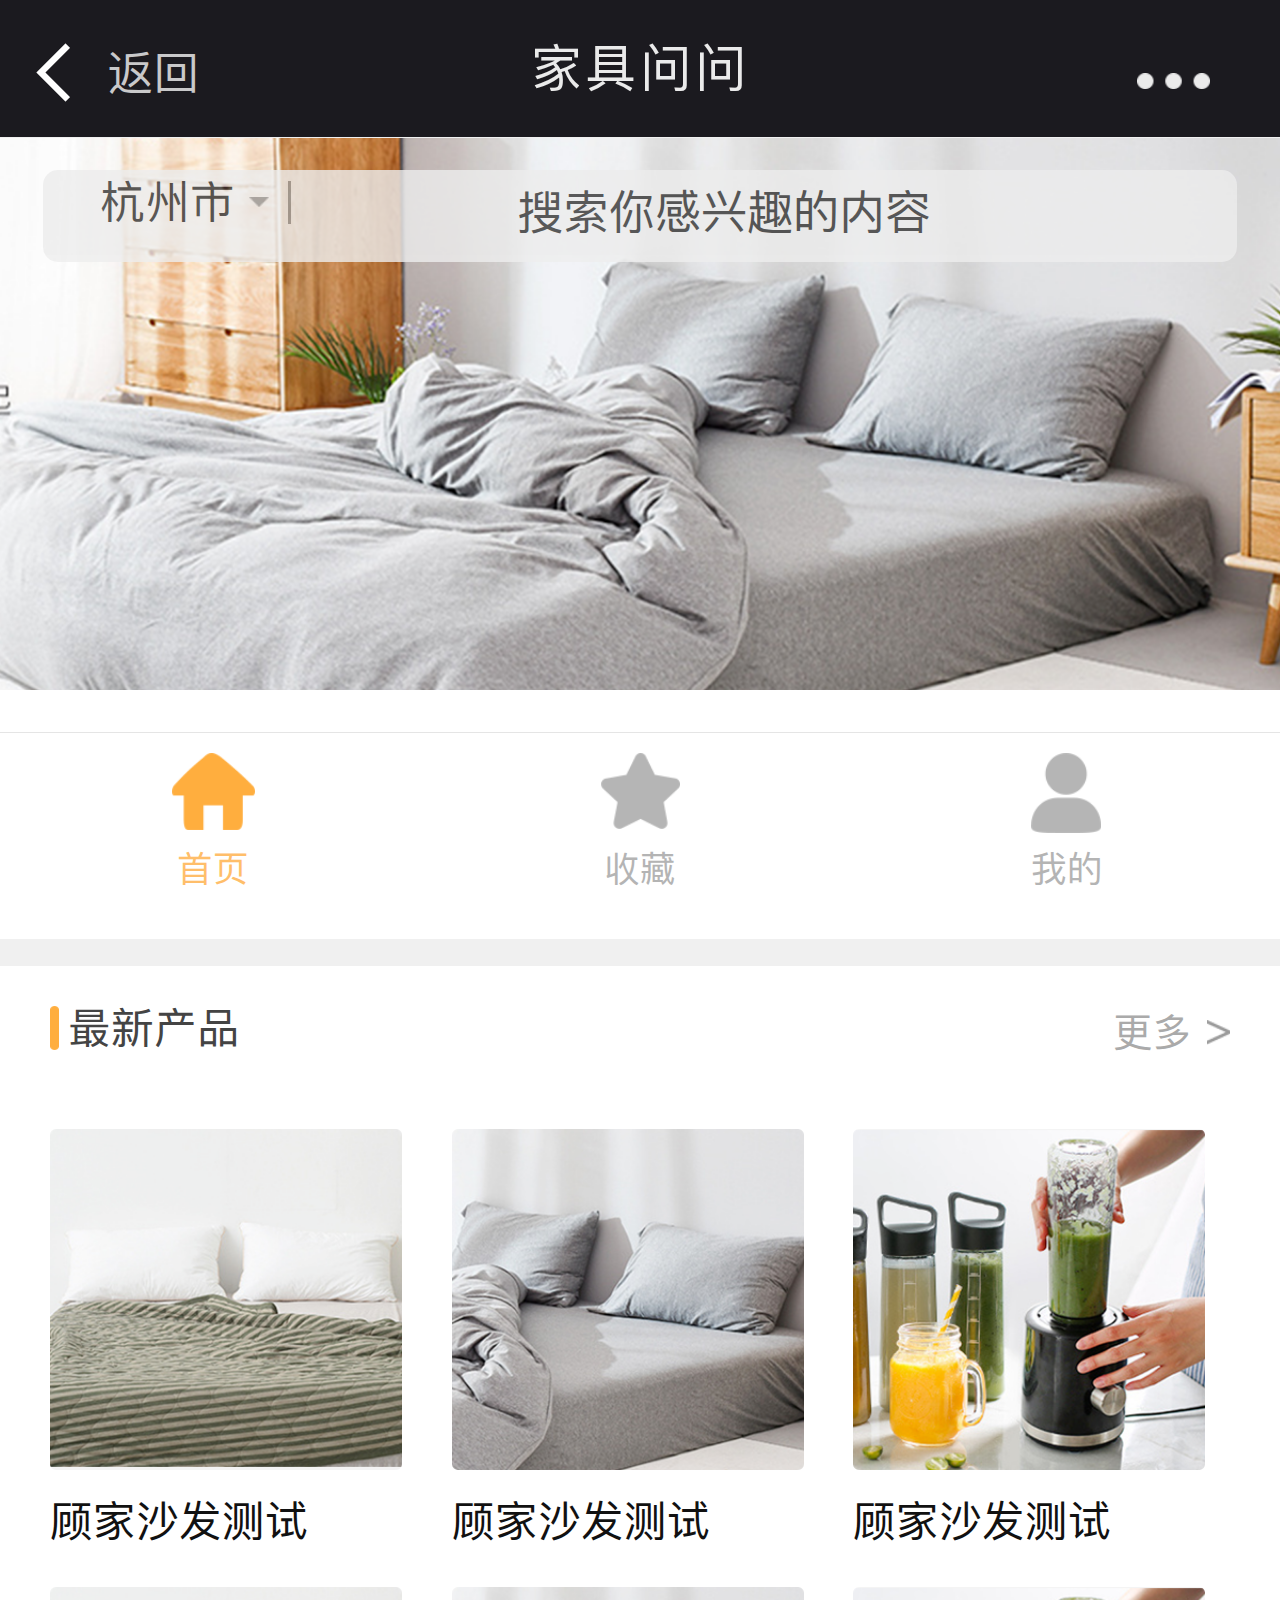
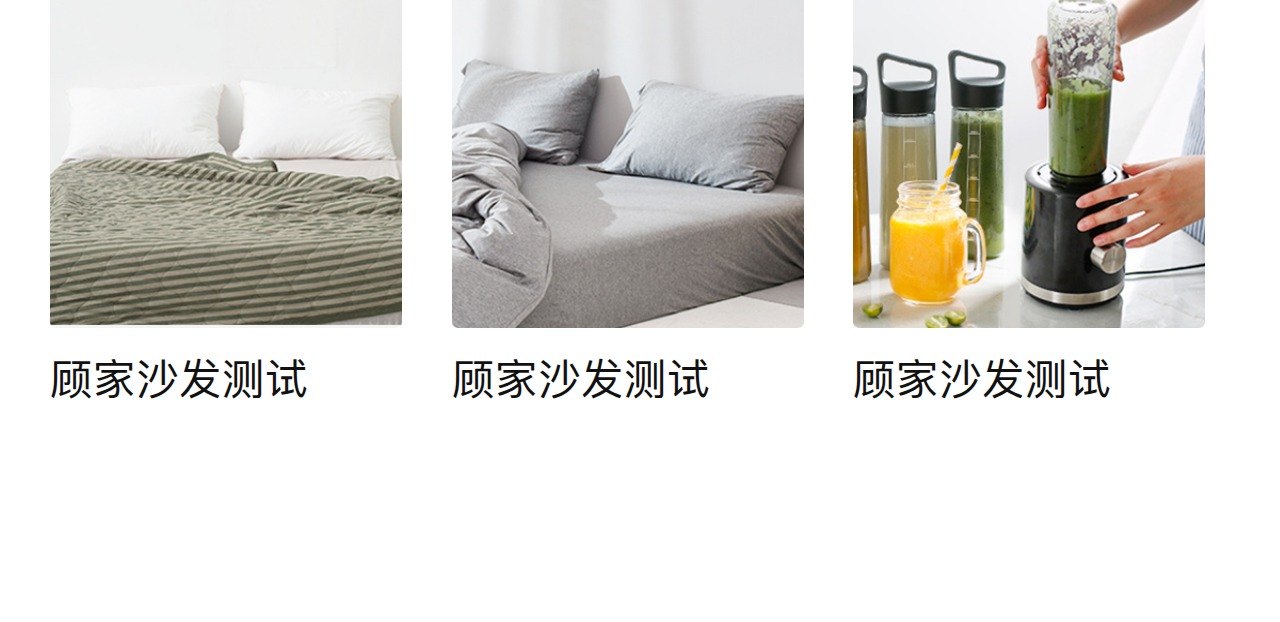
<file: index.html>
<!DOCTYPE html>
<html>
	<head>
		<meta charset="UTF-8">
		<meta name="viewport" content="width=device-width,initial-scale=1.0,user-scalable=0"/>
		<title></title>
		<link rel="stylesheet" type="text/css" href="css/publicall.css"/>
		<link rel="stylesheet" type="text/css" href="css/index.css"/>
	</head>
	<script src="js/width.js" type="text/javascript" charset="utf-8"></script>
		<script type="text/javascript">
			tools.setFontSize(18);
			window.onload = function (){
				
				window.onresize = function(){
					tools.setFontSize(18);
				}
			}
		</script>
	<body>
		
		<!--//导航-->
		<nav>
			<ul class="clearlr">
				<li><a href="javascript:history.go(-1)">返回</a></li>
				<li>家具问问</li>
				<li><img src="images/mein.png"/></li>
			</ul>
		</nav>
		
		
			<!--banner-->
		<!--<div class="main">-->
			<div class="banner">
				
				<img src="images/sousuo.png"/>
				
				<div class="search">
					<label for="sousuo">杭州市</label>
					<input type="text" placeholder="搜索你感兴趣的内容" id="sousuo"/>
				</div>
			</div>
			
			
			<!--分类-->
			<div class="classify">
				<ul class="clearlr">
					<li><a href="classification.html">客厅</a></li>
					<li><a href="classification.html">书房</a></li>
					<li><a href="classification.html">餐厅</a></li>
					<li><a href="classification.html">卧室</a></li>
				</ul>
			</div>
			<hr />
			
			<!--产品栏-->
			<div class="product">
				<div class="header clearlr">
					<span>最新产品</span>
					<a href="product_list.html">更多</a>
				</div>
				<ul class="clearlr" id="clearlr">
					<li>
						<a href="goods_details.html">
							<img src="images/chuang01.png"/>
							<p>顾家沙发测试</p>
						</a>
					</li>
					<li>
						<a href="goods_details.html">
							<img src="images/chuang02.png"/>
							<p>顾家沙发测试</p>
						</a>
					</li>
					<li>
						<a href="goods_details.html">
							<img src="images/chuang03.png"/>
							<p>顾家沙发测试</p>
						</a>
					</li>
					<li>
						<a href="goods_details.html">
							<img src="images/chuang01.png"/>
							<p>顾家沙发测试</p>
						</a>
					</li>
					<li>
						<a href="goods_details.html">
							<img src="images/chuang02.png"/>
							<p>顾家沙发测试</p>
						</a>
					</li>
					<li>
						<a href="goods_details.html">
							<img src="images/chuang03.png"/>
							<p>顾家沙发测试</p>
						</a>
					</li>
				</ul>
			</div>
		
		
		
		<!--table栏-->
		<footer>
			<ul class="clearlr">
				<li><a href="index.html" class="active">首页</a></li>
				<li><a href="collection.html">收藏</a></li>
				<li><a href="personal_center.html">我的</a></li>
			</ul>
		</footer>
		
		
		<script src="js/jquery-1.12.3.min.js" type="text/javascript" charset="utf-8"></script>
		<script src="js/index.js" type="text/javascript" charset="utf-8"></script>
	</body>
</html>
</file>
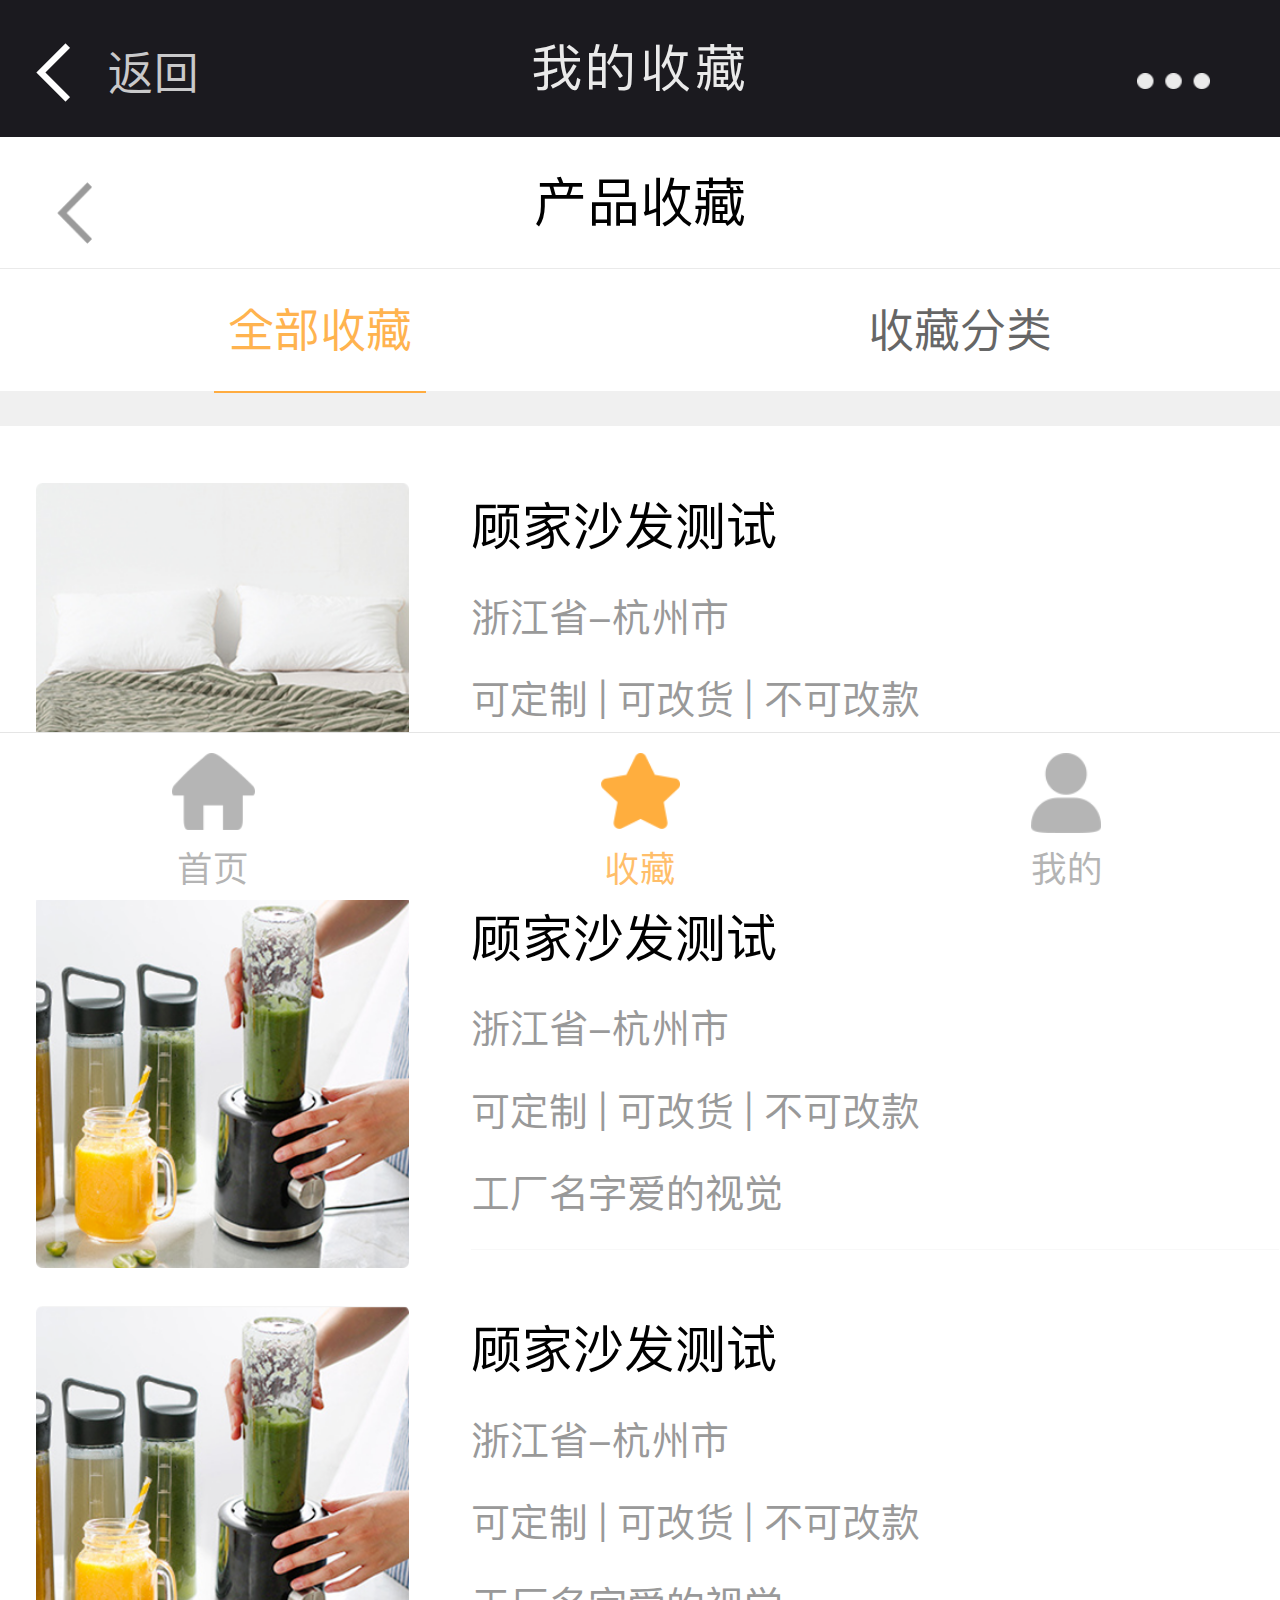
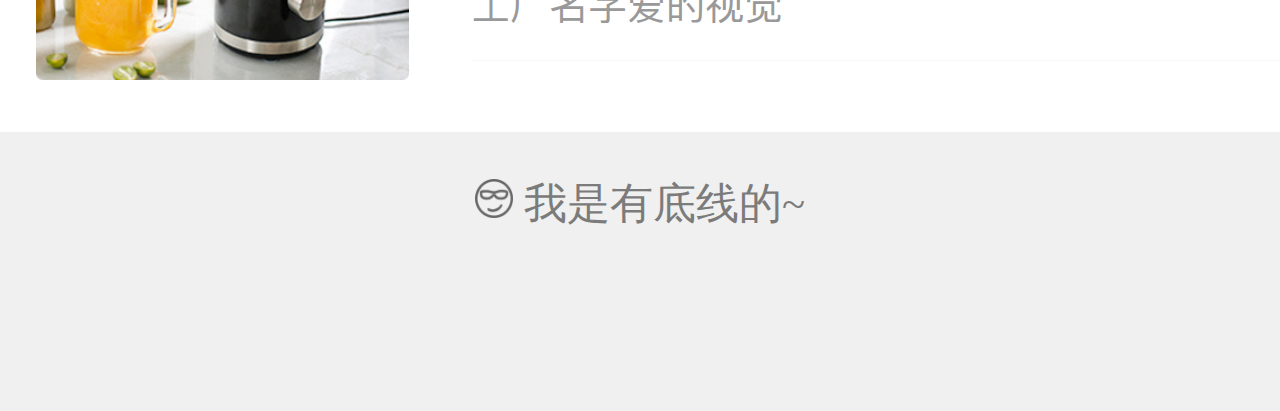
<file: collection.html>
<!DOCTYPE html>
<html>
	<head>
		<meta charset="UTF-8">
		<meta name="viewport" content="width=device-width,initial-scale=1.0,user-scalable=0"/>
		<title></title>
		<link rel="stylesheet" type="text/css" href="css/publicall.css"/>
		<link rel="stylesheet" type="text/css" href="css/collection.css"/>
	</head>
	<script src="js/width.js" type="text/javascript" charset="utf-8"></script>
		<script type="text/javascript">
			tools.setFontSize(18);
			window.onload = function (){
				
				window.onresize = function(){
					tools.setFontSize(18);
				}
			}
		</script>
	<body>
		
		
		<!--//导航-->
		<nav>
			<ul class="clearlr">
				<li><a href="javascript:history.go(-1)">返回</a></li>
				<li>我的收藏</li>
				<li><img src="images/mein.png"/></li>
			</ul>
		</nav>
		
		
		
		<div class="main">
			<header>
				<img src="images/zuojiantou.png"/>
				产品收藏
			</header>
			<div class="tab">
				<ul class="one clearlr">
					<li class="active"><span class="active">全部收藏</span></li>
					<li><a href="classification.html"><span>收藏分类</span></a></li>
				</ul>
				
				<ul class="two">
					<li class="clearlr">
						<a href="goods_details.html">
							<div class="left">
								<img src="images/chuang01.png"/>
							</div>
							<div class="right">
								<h3>顾家沙发测试</h3>
									<p>浙江省-杭州市</p>
									<p><span>可定制</span><span>|</span><span>可改货</span><span>|</span><span>不可改款</span></p>
									<p>工厂名字爱的视觉</p>
							</div>	
						</a>
					</li>
					<li class="clearlr">
						<a href="goods_details.html">
							<div class="left">
								<img src="images/chuang03.png"/>
							</div>
							<div class="right">
								<h3>顾家沙发测试</h3>
									<p>浙江省-杭州市</p>
									<p><span>可定制</span><span>|</span><span>可改货</span><span>|</span><span>不可改款</span></p>
									<p>工厂名字爱的视觉</p>
							</div>	
						</a>
					</li>
					<li class="clearlr">
						<a href="goods_details.html">
							<div class="left">
								<img src="images/chuang03.png"/>
							</div>
							<div class="right">
								<h3>顾家沙发测试</h3>
									<p>浙江省-杭州市</p>
									<p><span>可定制</span><span>|</span><span>可改货</span><span>|</span><span>不可改款</span></p>
									<p>工厂名字爱的视觉</p>
							</div>	
						</a>
					</li>
				</ul>
			</div>
			
			<p><img src="images/women.png"/>  我是有底线的~</p>
			
		</div>
		
		
		
		
		
		<footer>
			<ul class="clearlr">
				<li><a href="index.html">首页</a></li>
				<li><a href="collection.html"  class="active">收藏</a></li>
				<li><a href="personal_center.html">我的</a></li>
			</ul>
		</footer>
		
		
		
		
		
		
		
		<script src="js/jquery-1.12.3.min.js" type="text/javascript" charset="utf-8"></script>
	</body>
</html>
</file>
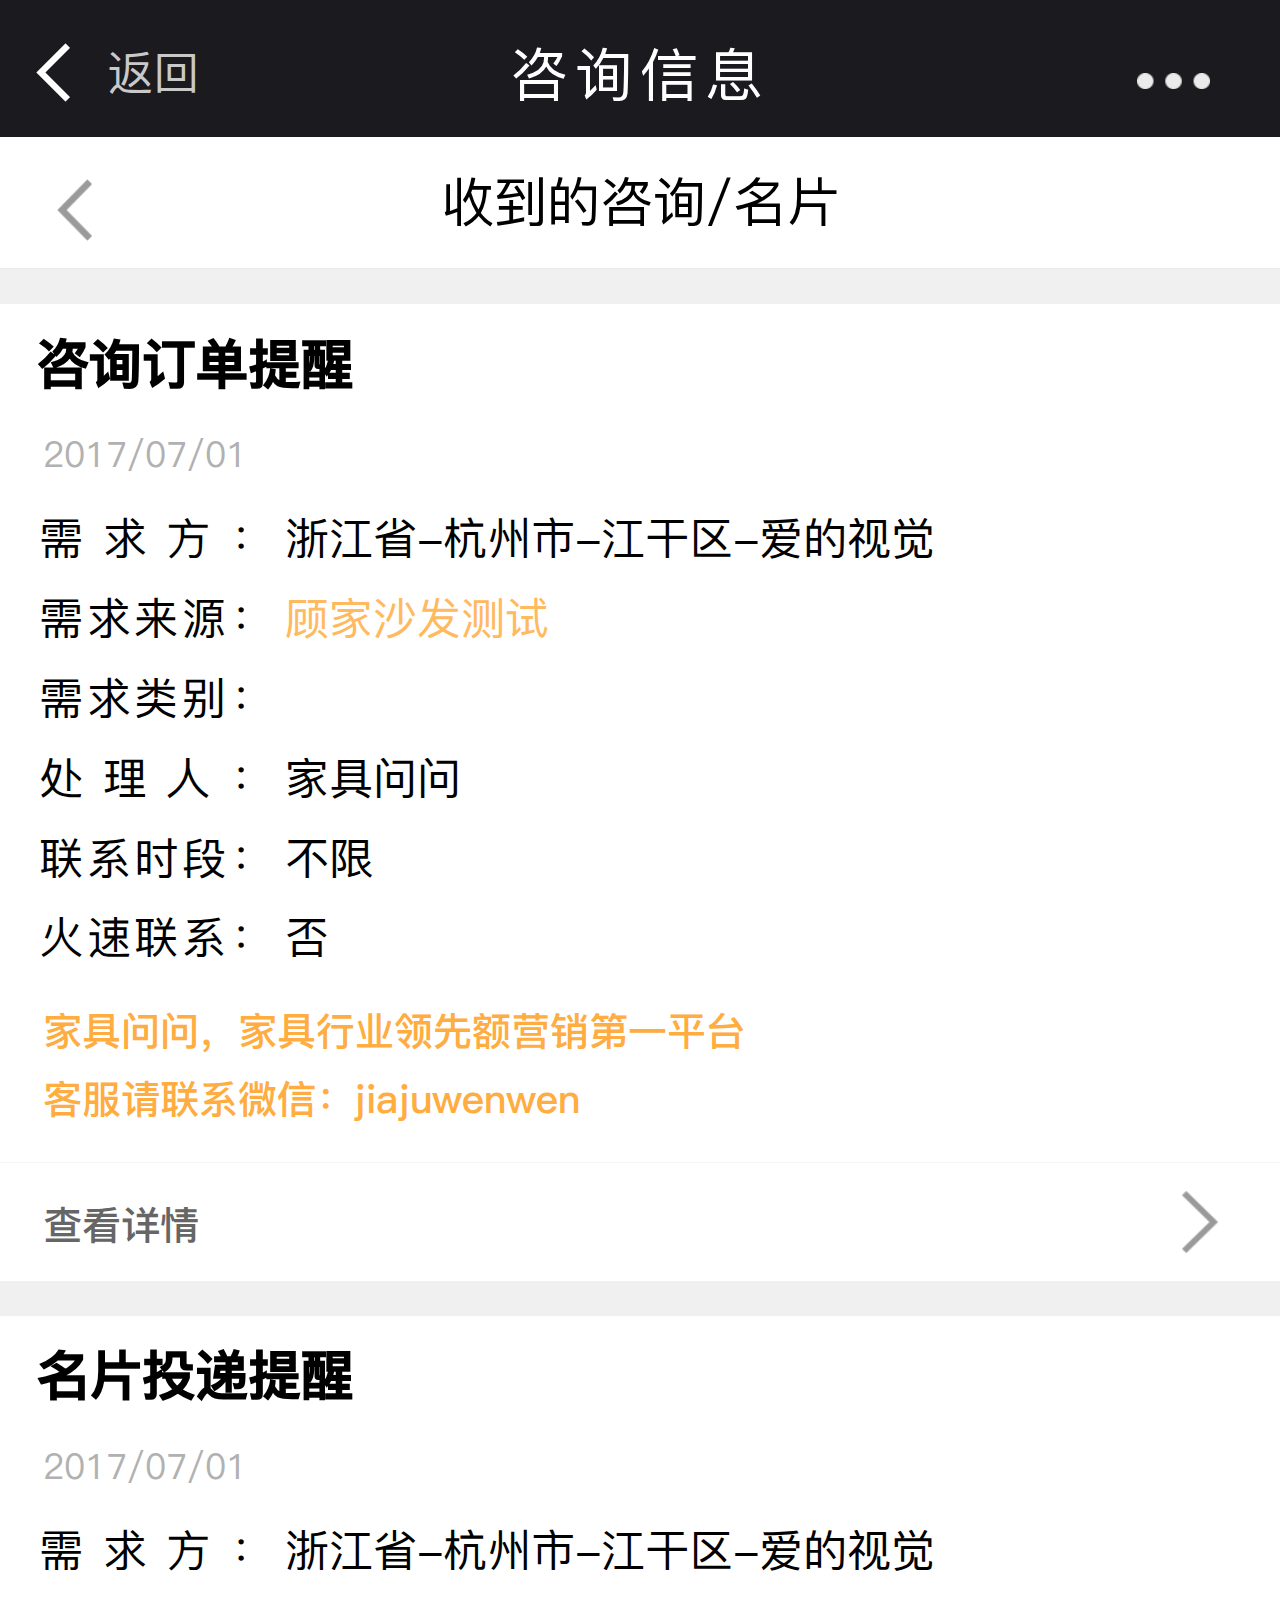
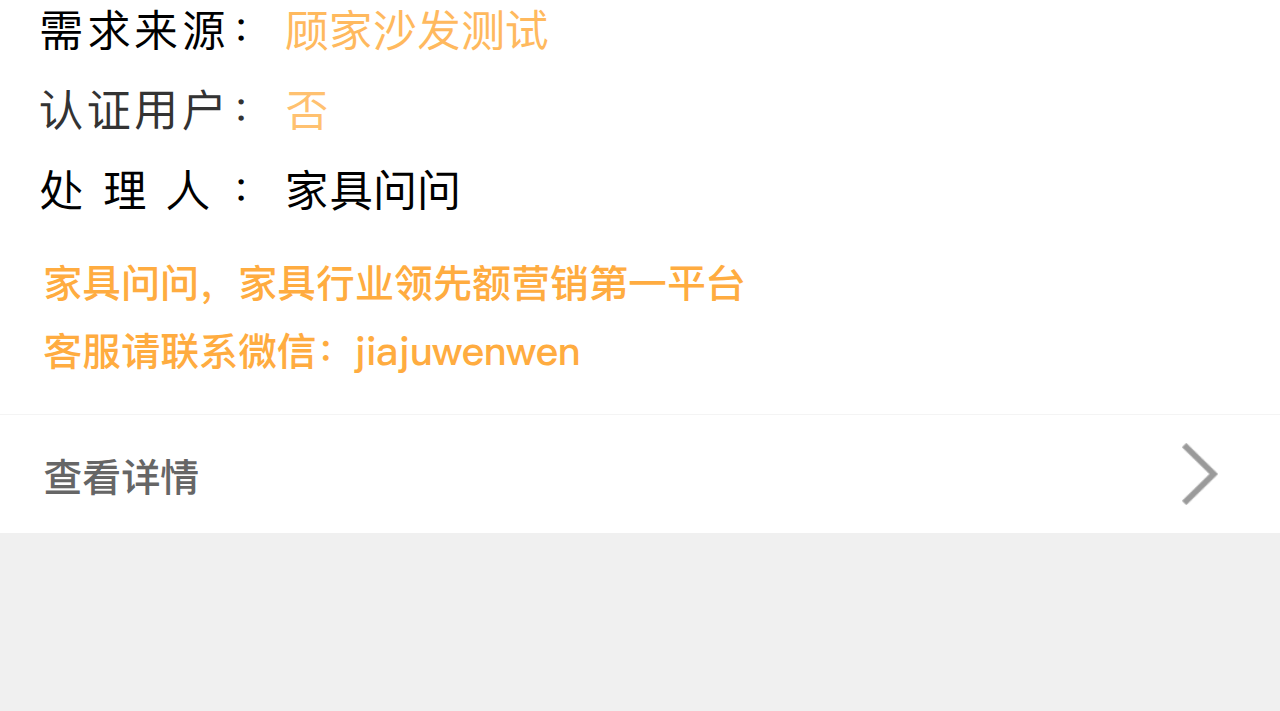
<file: counseling_message.html>
<!DOCTYPE html>
<html>
	<head>
		<meta charset="UTF-8">
		<meta name="viewport" content="width=device-width,initial-scale=1.0,user-scalable=0"/>
		
		<title></title>
		<link rel="stylesheet" type="text/css" href="css/publicall.css"/>
		<link rel="stylesheet" type="text/css" href="css/counseling.css"/>
	</head>
	<script src="js/width.js" type="text/javascript" charset="utf-8"></script>
		<script type="text/javascript">
			tools.setFontSize(18);
			window.onload = function (){
				
				window.onresize = function(){
					tools.setFontSize(18);
				}
			}
		</script>
	<body>
		
		<nav>
			<ul class="clearlr">
				<li><a href="javascript:history.go(-1)">返回</a></li>
				<li><h4>咨询信息</h4></li>
				<li><img src="images/mein.png"/></li>
			</ul>
		</nav>
		
		
		<div class="main">
			<header>
				<img src="images/zuojiantou.png"/>
				收到的咨询/名片
			</header>
			
			<div class="consult">
				<h3>咨询订单提醒</h3>
				<p>2017/07/01</p>
				<p>
					<span>需求方：<span>x</span></span>
					<span>浙江省-杭州市-江干区-爱的视觉</span>
				</p>
				<p>
					<span>需求来源：<span>x</span></span>
					顾家沙发测试
				</p>
				<p>
					<span>需求类别：<span>x</span></span>
				</p>
				<p>
					<span>处理人：<span>x</span></span>
					家具问问
				</p>
				<p>
					<span>联系时段：<span>x</span></span>
					不限
				</p>
				<p>
					<span>火速联系：<span>x</span></span>
					否
				</p>
				<p>家具问问，家具行业领先额营销第一平台</p>
				<p>客服请联系微信：jiajuwenwen</p>
				<button>查看详情</button>
			</div>
			
			
			<div class="consult business_card">
				<h3>名片投递提醒</h3>
				<p>2017/07/01</p>
				<p>
					<span>需求方：<span>x</span></span>
					浙江省-杭州市-江干区-爱的视觉
				</p>
				<p>
					<span>需求来源：<span>x</span></span>
					顾家沙发测试
				</p>
				<p>
					<span>认证用户：<span>x</span></span>
					否
				</p>
				<p>
					<span>处理人：<span>x</span></span>
					家具问问
				</p>
				<p>家具问问，家具行业领先额营销第一平台</p>
				<p>客服请联系微信：jiajuwenwen</p>
				<button>查看详情</button>
			</div>
		</div>
		
		
		
		<script src="js/jquery-1.12.3.min.js" type="text/javascript" charset="utf-8"></script>
	</body>
</html>
</file>
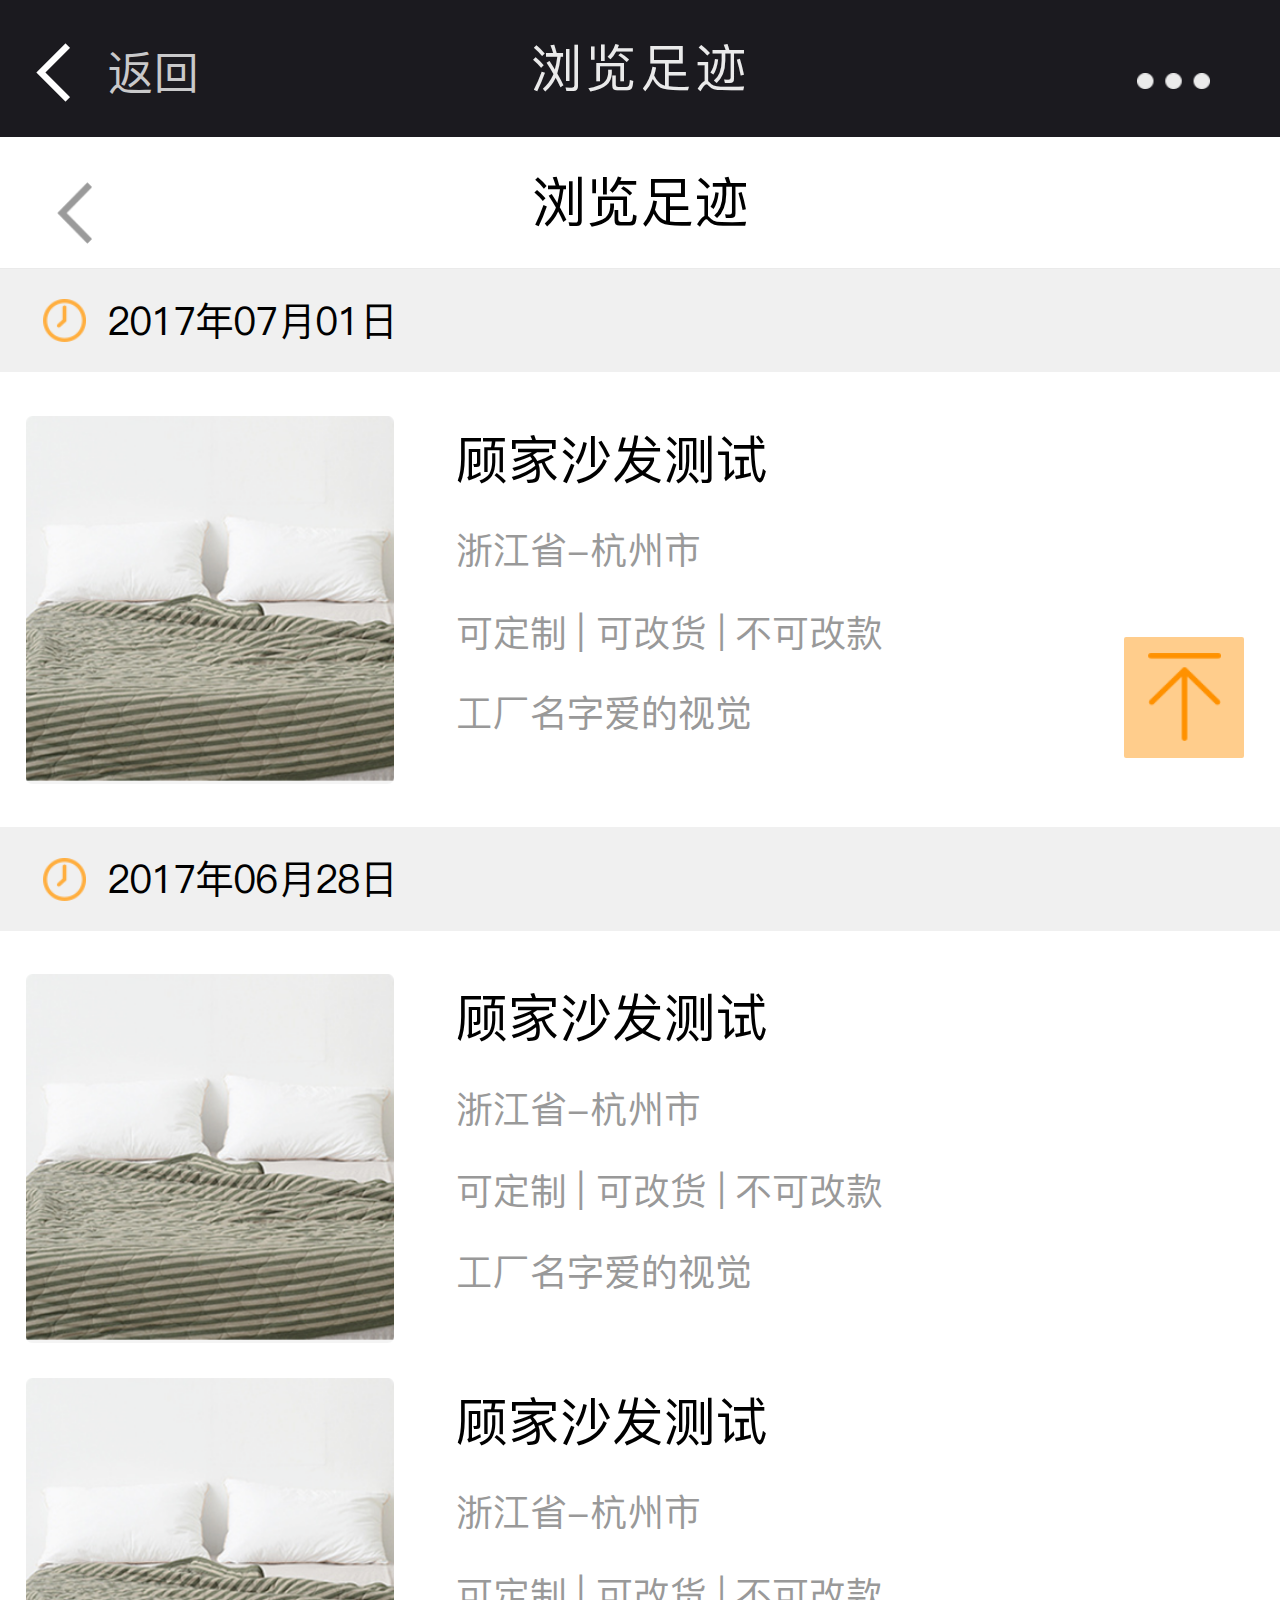
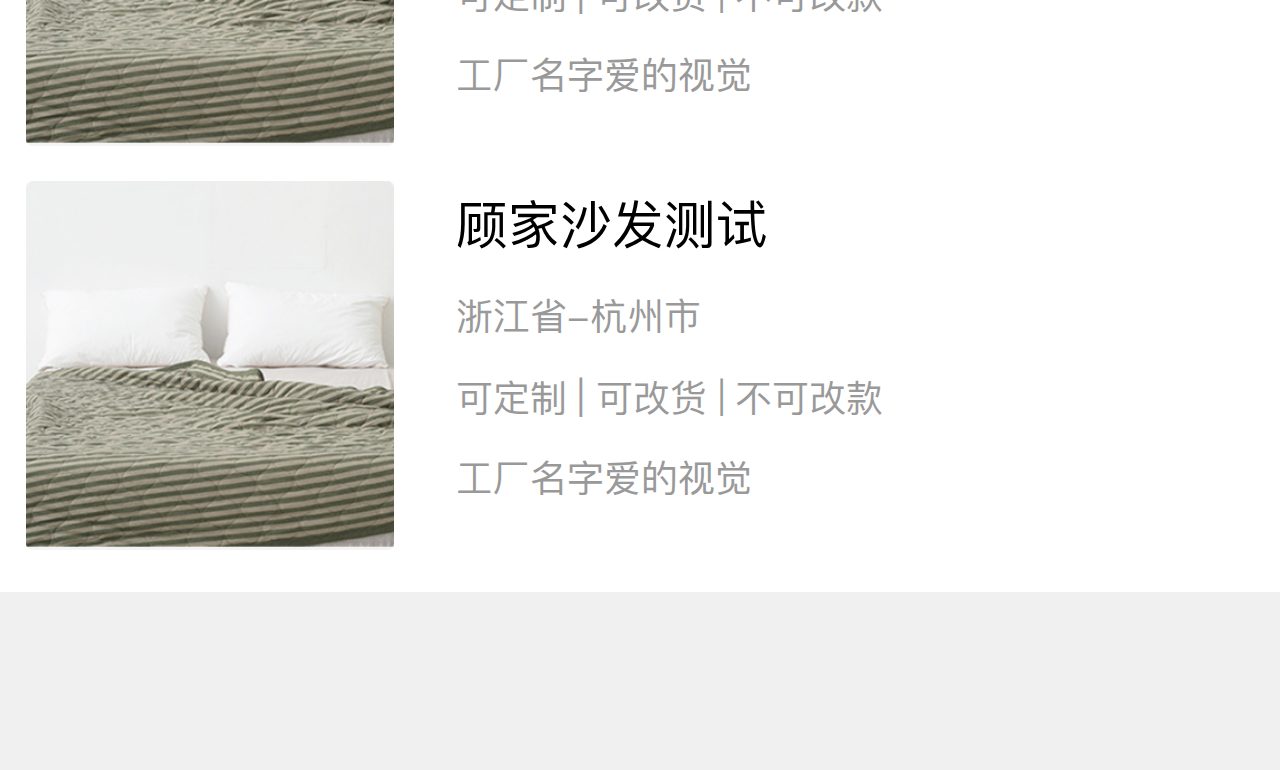
<file: footprint.html>
<!DOCTYPE html>
<html>
	<head>
		<meta charset="UTF-8">
		<meta name="viewport" content="width=device-width,initial-scale=1.0,user-scalable=0"/>
		<title></title>
		<link rel="stylesheet" type="text/css" href="css/publicall.css"/>
		<link rel="stylesheet" type="text/css" href="css/footprint.css"/>
	</head>
	<script src="js/width.js" type="text/javascript" charset="utf-8"></script>
		<script type="text/javascript">
			tools.setFontSize(18);
			window.onload = function (){
				
				window.onresize = function(){
					tools.setFontSize(18);
				}
			}
		</script>
	<body name="a" id="a">
		<nav>
			
			<ul class="clearlr">
				<li><a href="javascript:history.go(-1)">返回</a></li>
				<li>浏览足迹</li>
				<li><img src="images/mein.png"/></li>
			</ul>
			
		</nav>
		
		<div class="main">
			<header>
				<img src="images/zuojiantou.png"/>
				浏览足迹
			</header>
			<div class="time">
				<p>2017年07月01日</p>
			</div>
			<ul class="two">
					<li class="clearlr">
						<a href="goods_details.html">
							<div class="left">
								<img src="images/chuang01.png"/>
							</div>
							<div class="right">
								<h3>顾家沙发测试</h3>
									<p>浙江省-杭州市</p>
									<p><span>可定制</span><span>|</span><span>可改货</span><span>|</span><span>不可改款</span></p>
									<p>工厂名字爱的视觉</p>
							</div>	
						</a>
					</li>
			</ul>
			
			
			
			<div class="time">
				<p>2017年06月28日</p>
			</div>
			<ul class="two">
					<li class="clearlr">
						<a href="goods_details.html">
							<div class="left">
								<img src="images/chuang01.png"/>
							</div>
							<div class="right">
								<h3>顾家沙发测试</h3>
									<p>浙江省-杭州市</p>
									<p><span>可定制</span><span>|</span><span>可改货</span><span>|</span><span>不可改款</span></p>
									<p>工厂名字爱的视觉</p>
							</div>	
						</a>
					</li>
					<li class="clearlr">
						<a href="goods_details.html">
							<div class="left">
								<img src="images/chuang01.png"/>
							</div>
							<div class="right">
								<h3>顾家沙发测试</h3>
									<p>浙江省-杭州市</p>
									<p><span>可定制</span><span>|</span><span>可改货</span><span>|</span><span>不可改款</span></p>
									<p>工厂名字爱的视觉</p>
							</div>	
						</a>
					</li>
					<li class="clearlr">
						<a href="goods_details.html">
							<div class="left">
								<img src="images/chuang01.png"/>
							</div>
							<div class="right">
								<h3>顾家沙发测试</h3>
									<p>浙江省-杭州市</p>
									<p><span>可定制</span><span>|</span><span>可改货</span><span>|</span><span>不可改款</span></p>
									<p>工厂名字爱的视觉</p>
							</div>	
						</a>
					</li>
			</ul>
			<div class="ttop">
				<a href="####" class="ttop"></a>
			</div>
		</div>
		
		
		
		
		<script src="js/jquery-1.12.3.min.js" type="text/javascript" charset="utf-8"></script>
		
		<script src="js/index.js" type="text/javascript" charset="utf-8"></script>
		
	</body>
</html>
</file>
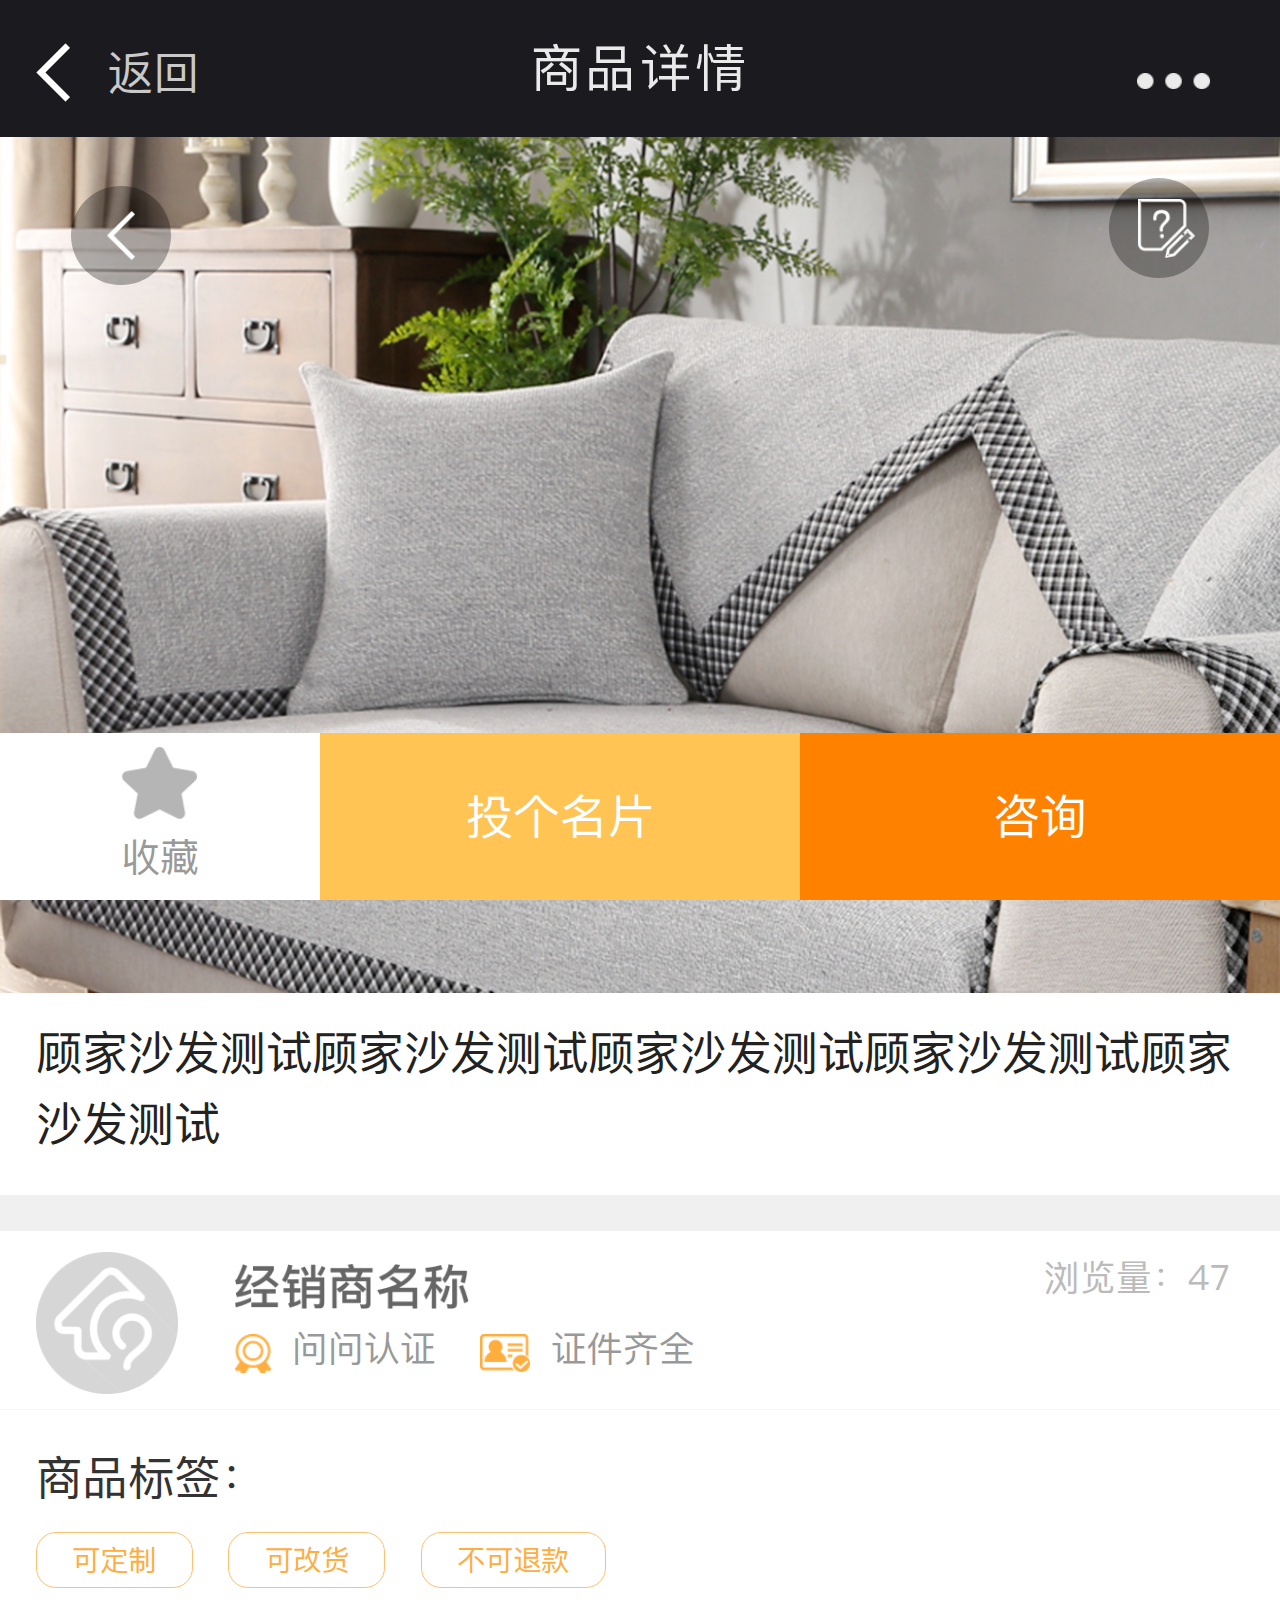
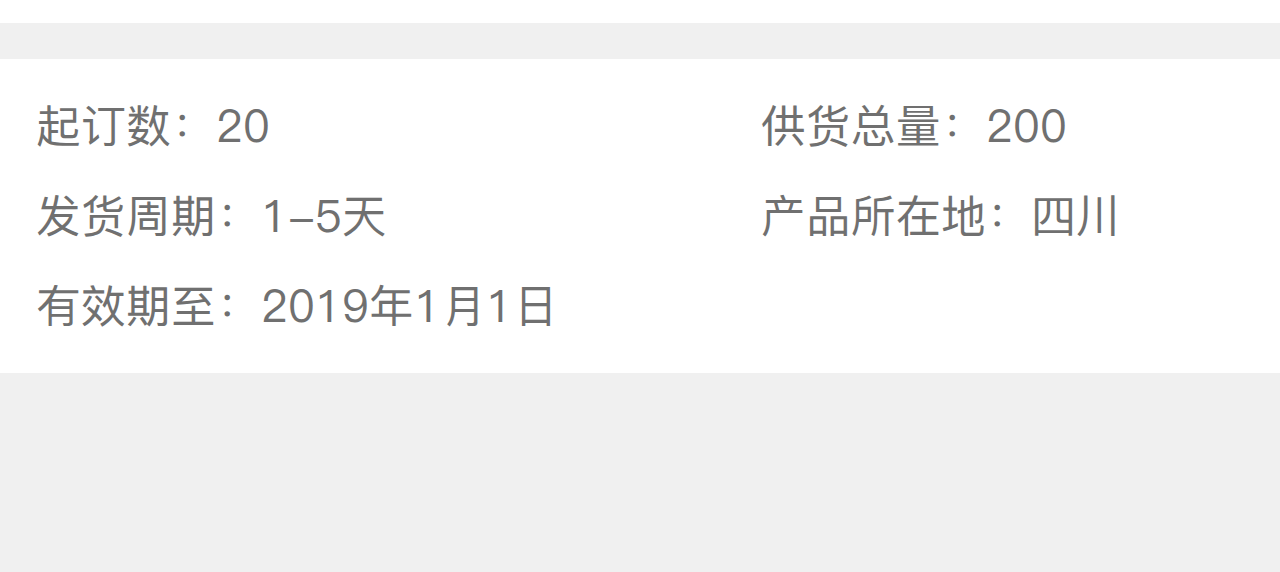
<file: goods_details.html>
<!DOCTYPE html>
<html>
	<head>
		<meta charset="UTF-8">
		<meta name="viewport" content="width=device-width,initial-scale=1.0,user-scalable=0"/>
		<title></title>
		<link rel="stylesheet" type="text/css" href="css/publicall.css"/>
		<link rel="stylesheet" type="text/css" href="css/goods_details.css"/>
	</head>
	<script src="js/width.js" type="text/javascript" charset="utf-8"></script>
		<script type="text/javascript">
			tools.setFontSize(18);
			window.onload = function (){
				
				window.onresize = function(){
					tools.setFontSize(18);
				}
			}
		</script>
	<body>
		
		
		<nav>
			<ul class="clearlr">
				<li><a href="javascript:history.go(-1)">返回</a></li>
				<li>商品详情</li>
				<li><img src="images/mein.png"/></li>
			</ul>
		</nav>
		<div class="main">
			<div class="banner">
				<img src="images/lunbobanner.png"/>
				<span><a href="javascript:history.go(-1)"></a></span>
				<span></span>
				<p>顾家沙发测试顾家沙发测试顾家沙发测试顾家沙发测试顾家沙发测试</p>
			</div>
			
			
			<div class="business_information">
				<img src="images/jingxiaoshang.png" class="jxs"/>
					<div class="top clearlr">
						<span><img src="images/jingxiaoshangmingcheng.png"/></span><span>浏览量：47</span>
					</div>
					<div class="zhengjian">
						<span>问问认证</span>
						<span>证件齐全</span>
					</div>
			</div>
			
			<div class="labels">
				<div class="">
					商品标签：
				</div>
				<div class="">
					<button>可定制</button><button>可改货</button><button>不可退款</button>
				</div>
			</div>
			
			
			<div class="datas">
				<ul class="clearlr">
					<li>起订数：<span>20</span></li>
					<li>供货总量：<span>200</span></li>
					<li>发货周期：<span>1-5天</span></li>
					<li>产品所在地：<span>四川</span></li>
					<li>有效期至：<span>2019年1月1日</span></li>
				</ul>
			</div>
			
			
		</div>
		
		
		
		<footer>
			<ul class="clearlr">
				<li><a href="####">收藏</a></li>
				<li><a href="####">投个名片</a></li>
				<li><a href="####">咨询</a></li>
			</ul>
			
		</footer>
		
		
		
		<div class="mingpian">
			<div class="">
				<p>工厂测试刘，您好!</p>
				<p>用户认证：是</p>
				<p>您的联系方式将以名片的形式投递给对方。</p>
				<p><button>再看看</button><button class="sure_to_send">确定发送</button></p>
			</div>	
		</div>	
		
		
		
		<div class="zixun">
			<ul>
				<li>工厂测试刘，您好!<span>用户认证：是</span></li>
				<li class="clearlr">
					<p>咨询的问题：</p>
					<span class="active"><input type="radio" name="wenti"/>单价</span>
					<span><input type="radio" name="wenti"/>其他</span>
					
				</li>
				<li>工作时段联系我<span><input type="radio" name="gongzuo"/></span></li>
				<li>需要火速联系我<span class="active"><input type="radio" name="huosu"/></span></li>
				<li>
					<p>附言:</p>
					<div class="one"  contenteditable="true">
						
					</div>
				</li>
				<li>
					<button>再看看</button><button class="sure_to_send">确定发送</button>
				</li>
			</ul>
		</div>
		
		
		<div class="chenggong">
			<div class="">
				
					<span>发送成功</span>
					<span>请等待审核,工厂将与你联系！</span>
				
				<span>我知道了</span>
			</div>
		</div>
		
		<div class="prompt">
			<div class="">
				<span>提示</span>
				<span>尚未绑定身份,请完善资料！</span>
				<span><button>不用了</button><button>继续</button></span>
			</div>
		</div>
		
		
		
		
		
		
		<script src="js/jquery-1.12.3.min.js" type="text/javascript" charset="utf-8"></script>
		<script src="js/index.js" type="text/javascript" charset="utf-8"></script>
		<script src="js/toumingpian.js" type="text/javascript" charset="utf-8"></script>
	
	</body>
</html>
</file>
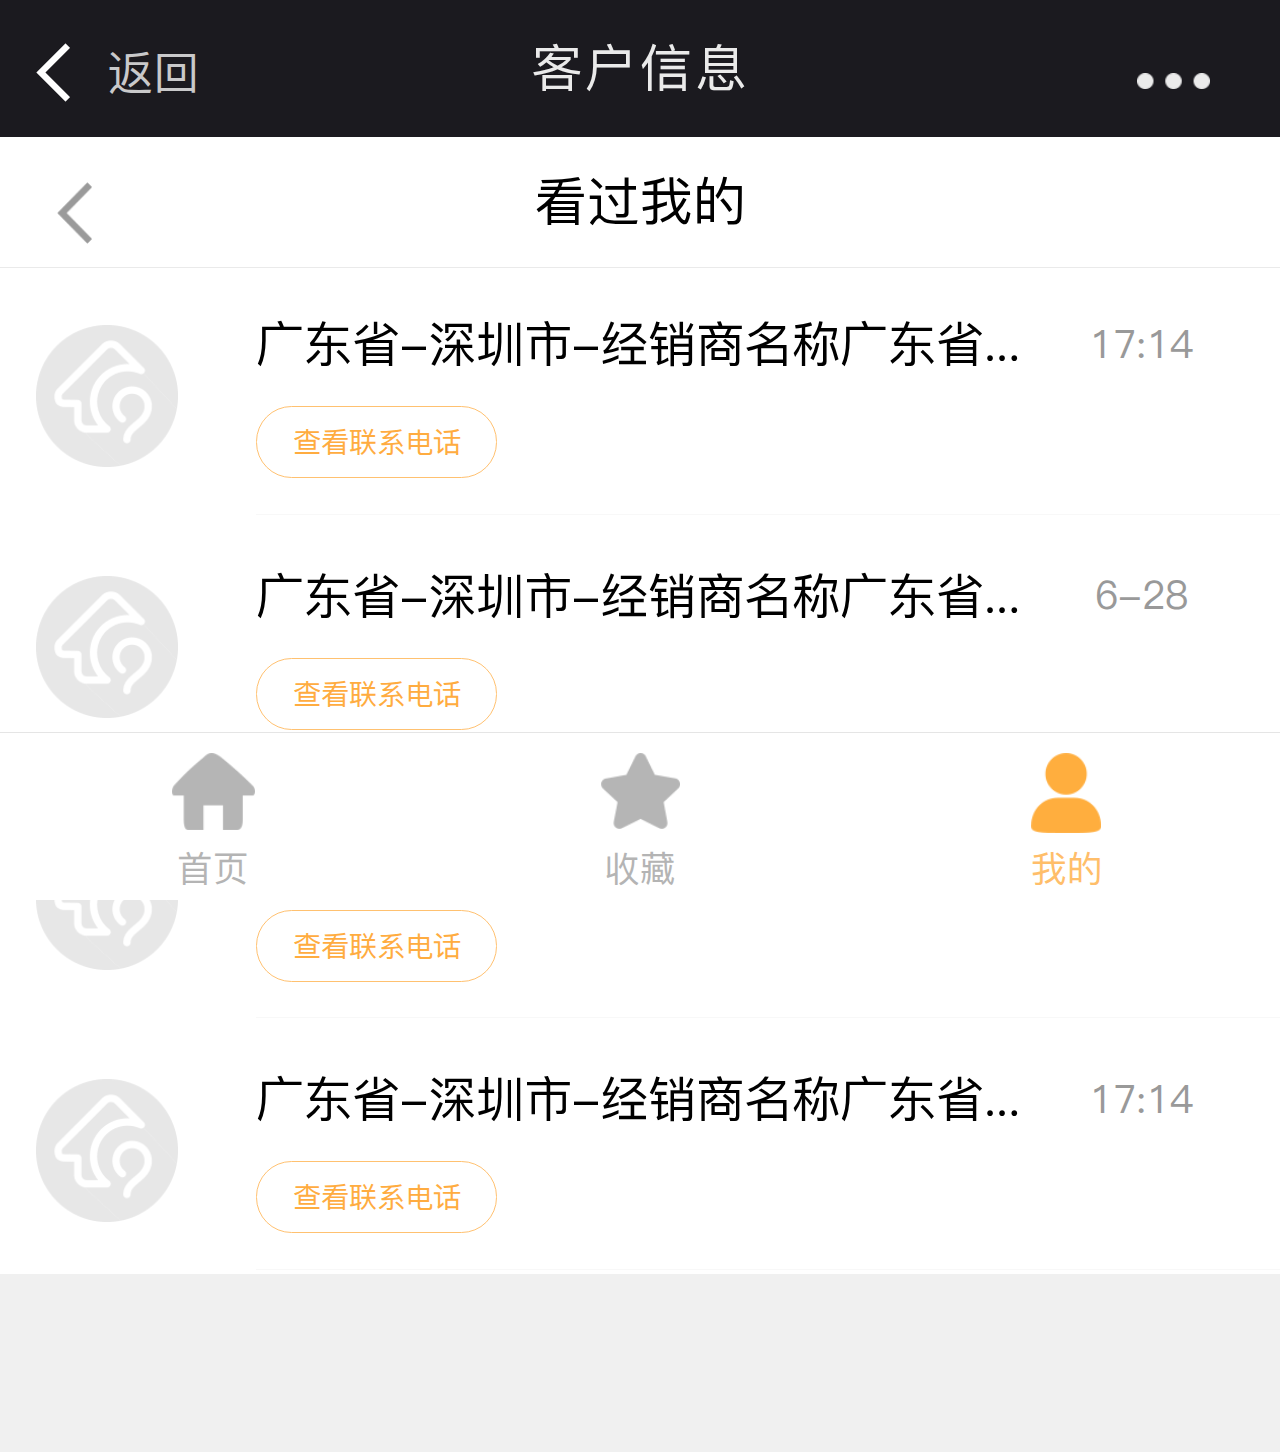
<file: information.html>
<!DOCTYPE html>
<html>
	<head>
		<meta charset="UTF-8">
		<meta name="viewport" content="width=device-width,initial-scale=1.0,user-scalable=0"/>
		<title></title>
		<link rel="stylesheet" type="text/css" href="css/publicall.css"/>
		<link rel="stylesheet" type="text/css" href="css/information.css"/>
	</head>
	<script src="js/width.js" type="text/javascript" charset="utf-8"></script>
		<script type="text/javascript">
			tools.setFontSize(18);
			window.onload = function (){
				
				window.onresize = function(){
					tools.setFontSize(18);
				}
			}
		</script>
	<body>
		
		<nav>
			<ul class="clearlr">
				<li><a href="javascript:history.go(-1)">返回</a></li>
				<li>客户信息</li>
				<li><img src="images/mein.png"/></li>
			</ul>
		</nav>
		
		
		<div class="main">
			<header>
				<img src="images/zuojiantou.png"/>
				看过我的
			</header>
			
			<ul>
				<li class="clearlr">
					<div class="left">
						<img src="images/kehuxinxi.png"/>
					</div>
					<div class="right">
						<span>广东省-深圳市-经销商名称广东省-深圳市-经销商名称</span><span class="time">17:14</span>
						<button>查看联系电话</button>
					</div>
				</li>
				<li class="clearlr">
					<div class="left">
						<img src="images/kehuxinxi.png"/>
					</div>
					<div class="right">
						<span>广东省-深圳市-经销商名称广东省-深圳市-经销商名称</span><span class="time">6-28</span>
						<button>查看联系电话</button>
					</div>
				</li>
				<li class="clearlr">
					<div class="left">
						<img src="images/kehuxinxi.png"/>
					</div>
					<div class="right">
						<span>广东省-深圳市-经销商名称广东省-深圳市-经销商名称</span><span class="time">17:14</span>
						<button>查看联系电话</button>
					</div>
				</li>
				<li class="clearlr">
					<div class="left">
						<img src="images/kehuxinxi.png"/>
					</div>
					<div class="right">
						<span>广东省-深圳市-经销商名称广东省-深圳市-经销商名称</span><span class="time">17:14</span>
						<button>查看联系电话</button>
					</div>
				</li>
			</ul>
		</div>
		
		
		
		
		
		<footer>
			<ul class="clearlr">
				<li><a href="index.html">首页</a></li>
				<li><a href="collection.html">收藏</a></li>
				<li><a href="personal_center.html" class="active">我的</a></li>
			</ul>
		</footer>
		
		
		
		
		<script src="js/jquery-1.12.3.min.js" type="text/javascript" charset="utf-8"></script>
	</body>
	
</html>
</file>
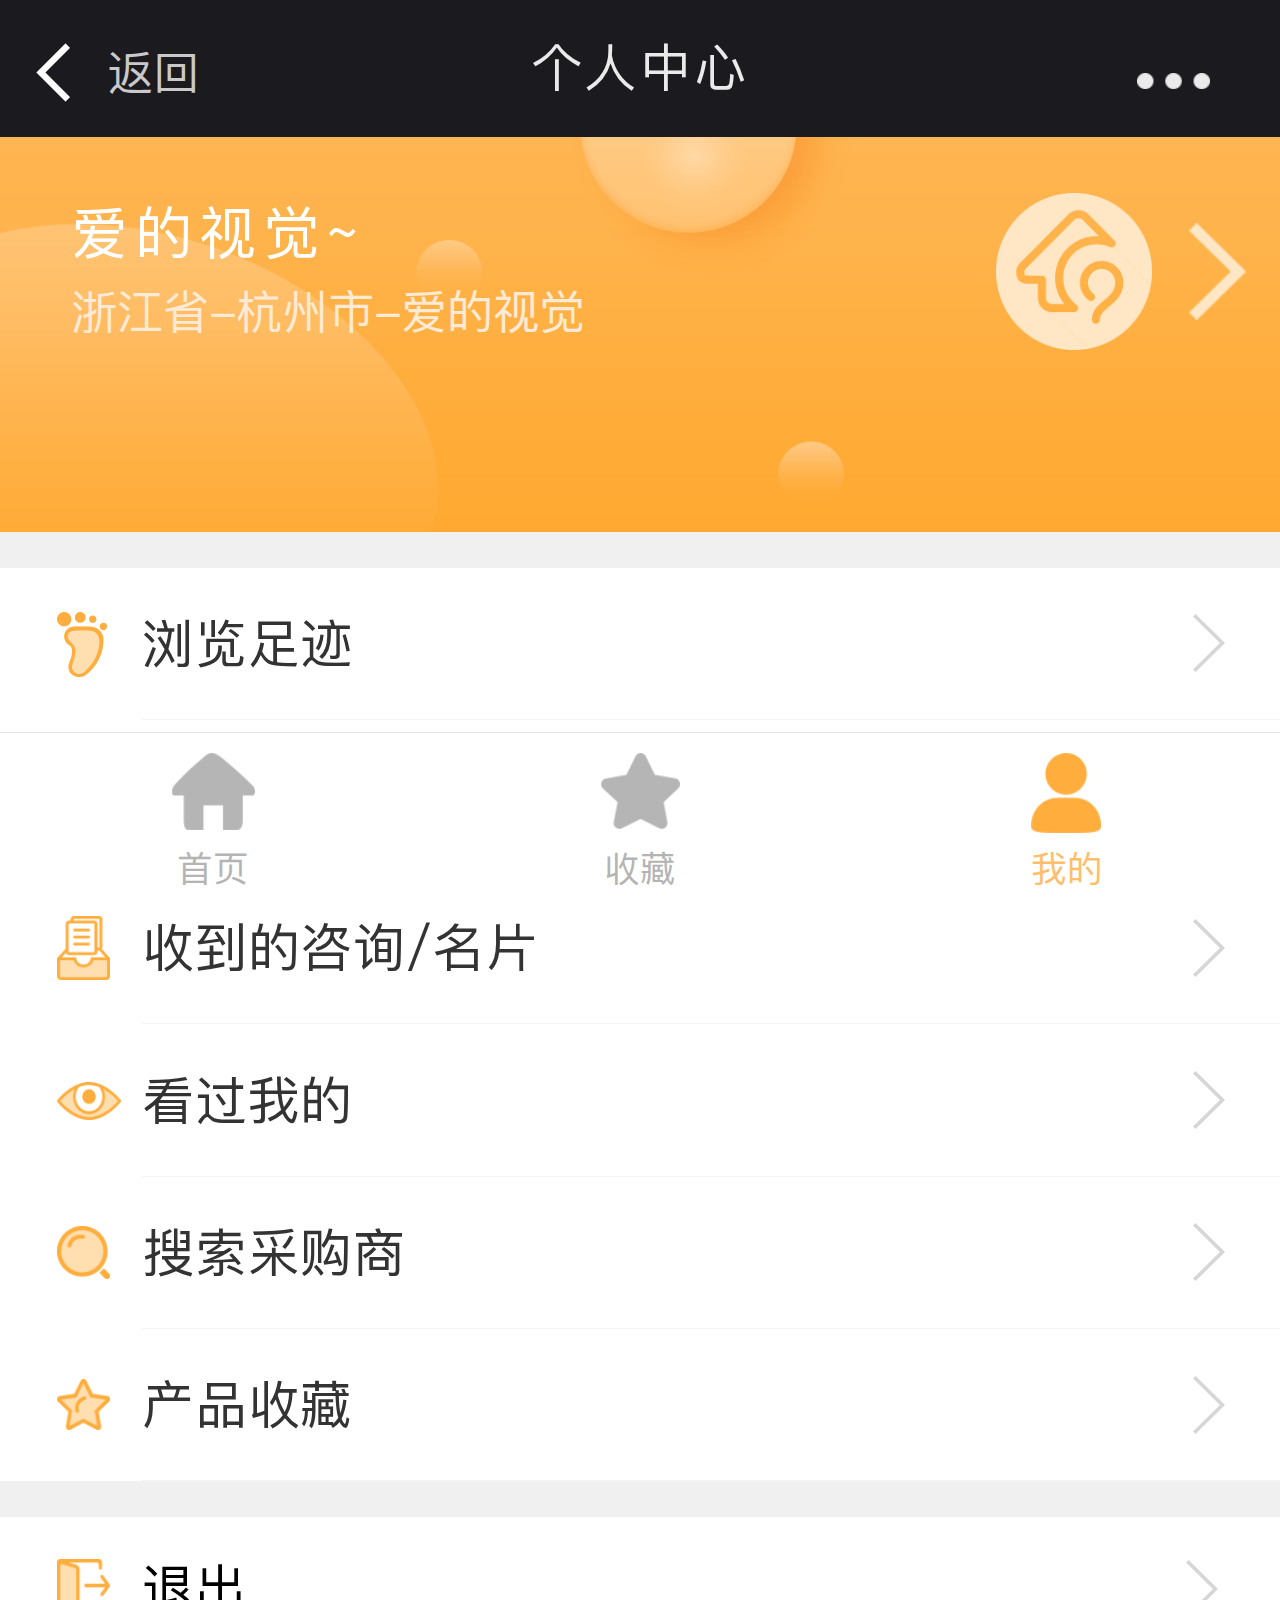
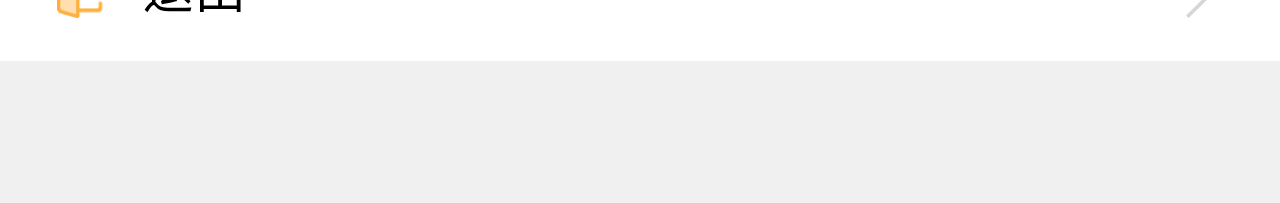
<file: personal_center.html>
<!DOCTYPE html>
<html>
	<head>
		<meta charset="UTF-8">
		<meta name="viewport" content="width=device-width,initial-scale=1.0,user-scalable=0"/>
		<title></title>
		<link rel="stylesheet" type="text/css" href="css/publicall.css"/>
		<link rel="stylesheet" type="text/css" href="css/personal_center.css"/>
	</head>
	<script src="js/width.js" type="text/javascript" charset="utf-8"></script>
		<script type="text/javascript">
			tools.setFontSize(18);
			window.onload = function (){
				
				window.onresize = function(){
					tools.setFontSize(18);
				}
			}
		</script>
	<body>
		
		
		<!--//导航-->
		<nav>
			<ul class="clearlr">
				<li><a href="javascript:history.go(-1)">返回</a></li>
				<li>个人中心</li>
				<li><img src="images/mein.png"/></li>
			</ul>
		</nav>
		
		
		
		<div class="main">
			<div class="banner">
				<img src="images/peoplebanner.png"/>
				<p class="aide">爱的视觉~</p>
				<span>浙江省-杭州市-爱的视觉</span>
				<a href="profil.html"><img src="images/log.png"/></a>
			</div>
			
			
			<ul>
				<li><a href="footprint.html">浏览足迹</a></li>
				<li><a href="#">我的咨询</a></li>
				<li><a href="counseling_message.html">收到的咨询/名片</a></li>
				<li><a href="information.html">看过我的</a></li>
				<li><a href="search_distributor.html">搜索采购商</a></li>
				<li><a href="collection.html">产品收藏</a></li>
			</ul>
			
			<button>
				退出
			</button>
		</div>
		
		
		
		
		
		<footer>
			<ul class="clearlr">
				<li><a href="index.html">首页</a></li>
				<li><a href="collection.html">收藏</a></li>
				<li><a href="personal_center.html" class="active">我的</a></li>
			</ul>
		</footer>
		
		
		
		
		
		
		
		<script src="js/jquery-1.12.3.min.js" type="text/javascript" charset="utf-8"></script>
		
	</body>
</html>
</file>
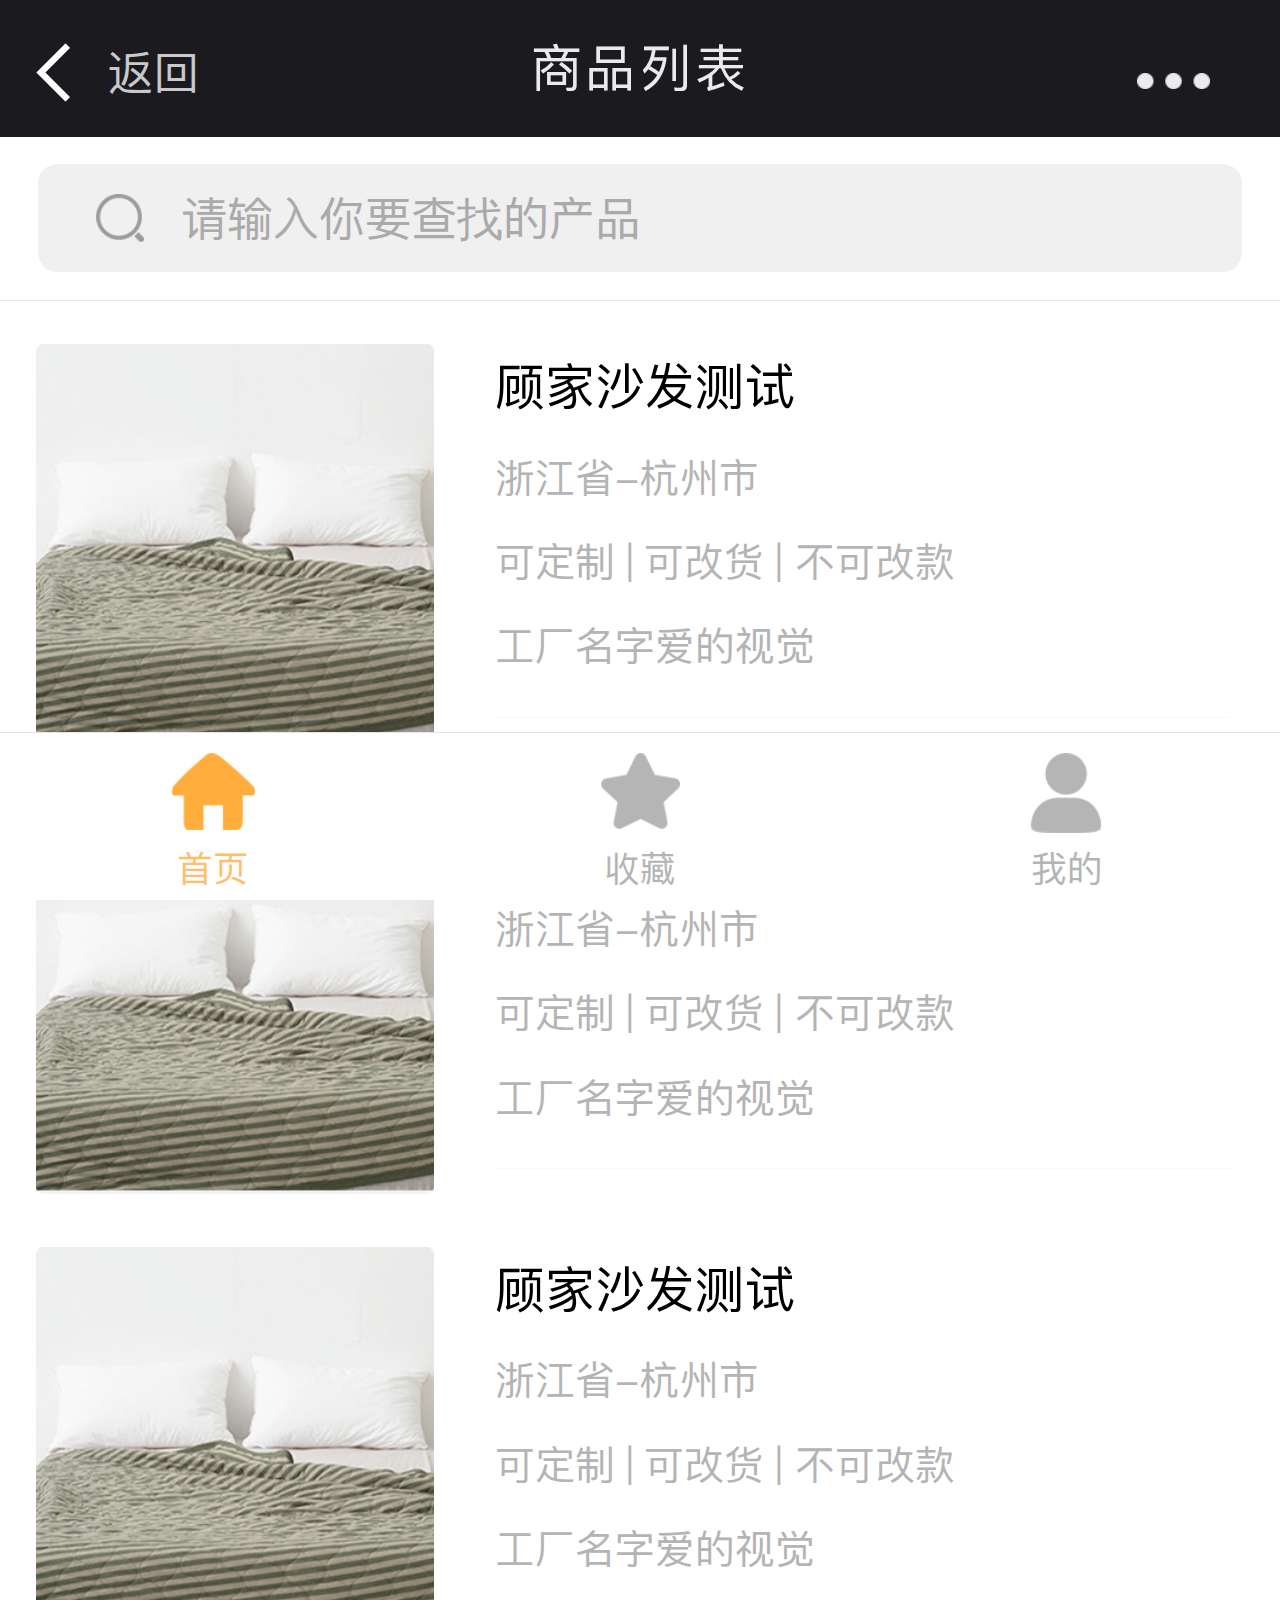
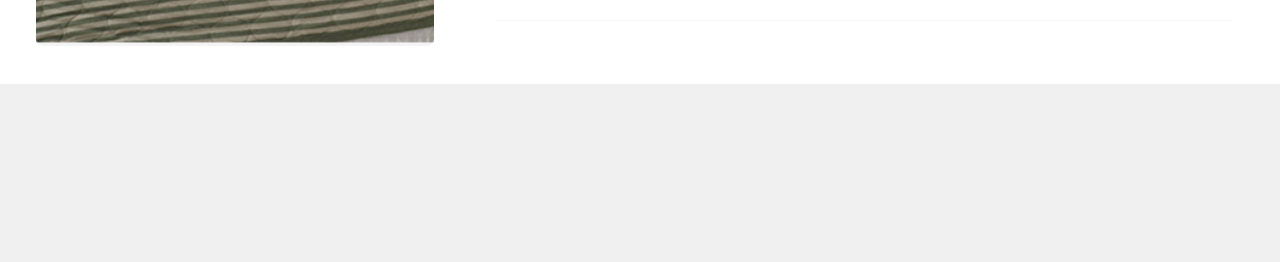
<file: product_list.html>
<!DOCTYPE html>
<html>
	<head>
		<meta charset="UTF-8">
		<meta name="viewport" content="width=device-width,initial-scale=1.0,user-scalable=0"/>
		<title></title>
		<link rel="stylesheet" type="text/css" href="css/publicall.css"/>
		<link rel="stylesheet" type="text/css" href="css/product_list.css"/>
	</head>
	<script src="js/width.js" type="text/javascript" charset="utf-8"></script>
		<script type="text/javascript">
			tools.setFontSize(18);
			window.onload = function (){
				
				window.onresize = function(){
					tools.setFontSize(18);
				}
			}
		</script>
	<body>
		<nav>
			<ul class="clearlr">
				<li><a href="javascript:history.go(-1)">返回</a></li>
				<li>商品列表</li>
				<li><img src="images/mein.png"/></li>
			</ul>
		</nav>
		
		
		
		<div class="main">
			<header>
				
				<input type="text" name="" id="" value="" placeholder="请输入你要查找的产品"/>
			</header>
			
			<ul class="two">
					<li class="clearlr">
						<a href="goods_details.html">
							<div class="left">
								<img src="images/chuang01.png"/>
							</div>
							<div class="right">
								<h3>顾家沙发测试</h3>
									<p>浙江省-杭州市</p>
									<p><span>可定制</span><span>|</span><span>可改货</span><span>|</span><span>不可改款</span></p>
									<p>工厂名字爱的视觉</p>
							</div>	
						</a>
					</li>
					<li class="clearlr">
						<a href="goods_details.html">
							<div class="left">
								<img src="images/chuang01.png"/>
							</div>
							<div class="right">
								<h3>顾家沙发测试</h3>
									<p>浙江省-杭州市</p>
									<p><span>可定制</span><span>|</span><span>可改货</span><span>|</span><span>不可改款</span></p>
									<p>工厂名字爱的视觉</p>
							</div>	
						</a>
					</li>
					<li class="clearlr">
						<a href="goods_details.html">
							<div class="left">
								<img src="images/chuang01.png"/>
							</div>
							<div class="right">
								<h3>顾家沙发测试</h3>
									<p>浙江省-杭州市</p>
									<p><span>可定制</span><span>|</span><span>可改货</span><span>|</span><span>不可改款</span></p>
									<p>工厂名字爱的视觉</p>
							</div>	
						</a>
					</li>
			</ul>
			
			
		</div>
		
		
		
		
		
		<footer>
			<ul class="clearlr">
				<li><a href="index.html" class="active">首页</a></li>
				<li><a href="collection.html">收藏</a></li>
				<li><a href="personal_center.html">我的</a></li>
			</ul>
		</footer> 
	</body>
	
	
	<script src="js/jquery-1.12.3.min.js" type="text/javascript" charset="utf-8"></script>
		
		<script src="js/index.js" type="text/javascript" charset="utf-8"></script>
		
</html>
</file>
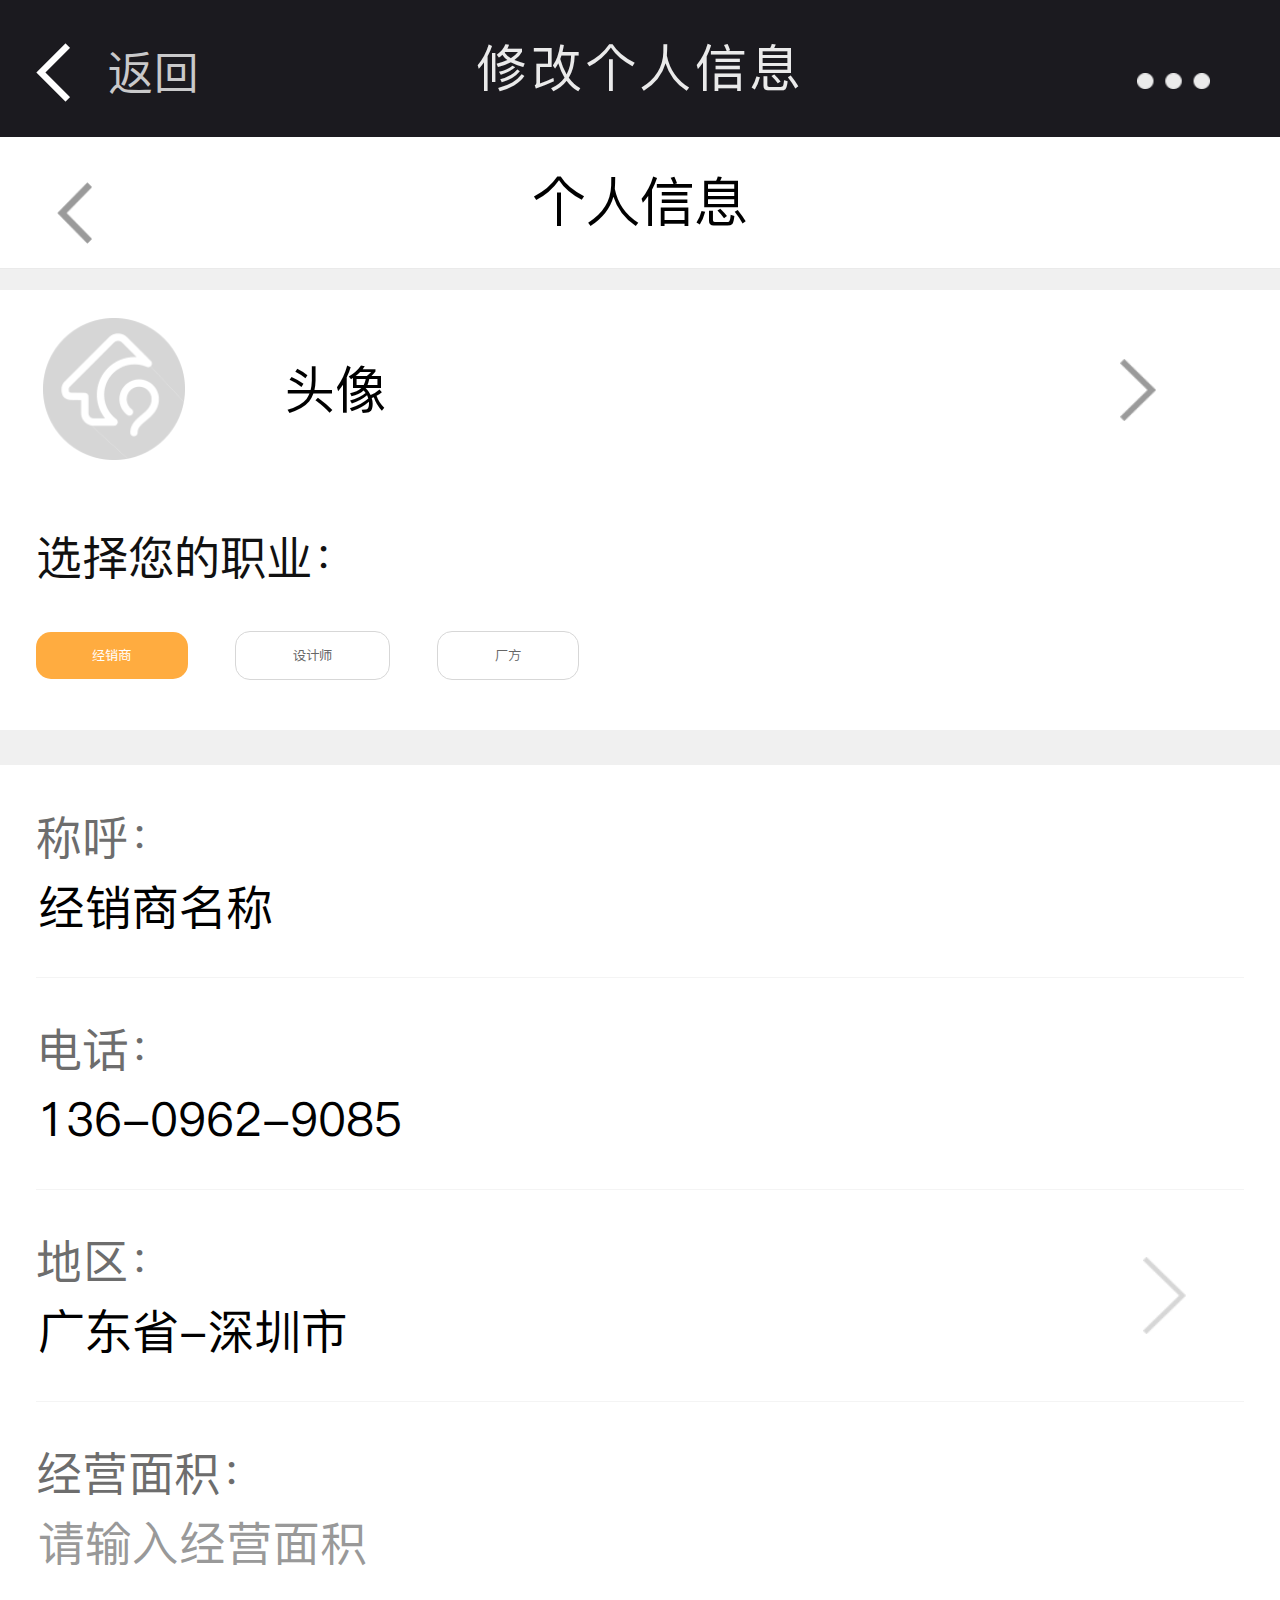
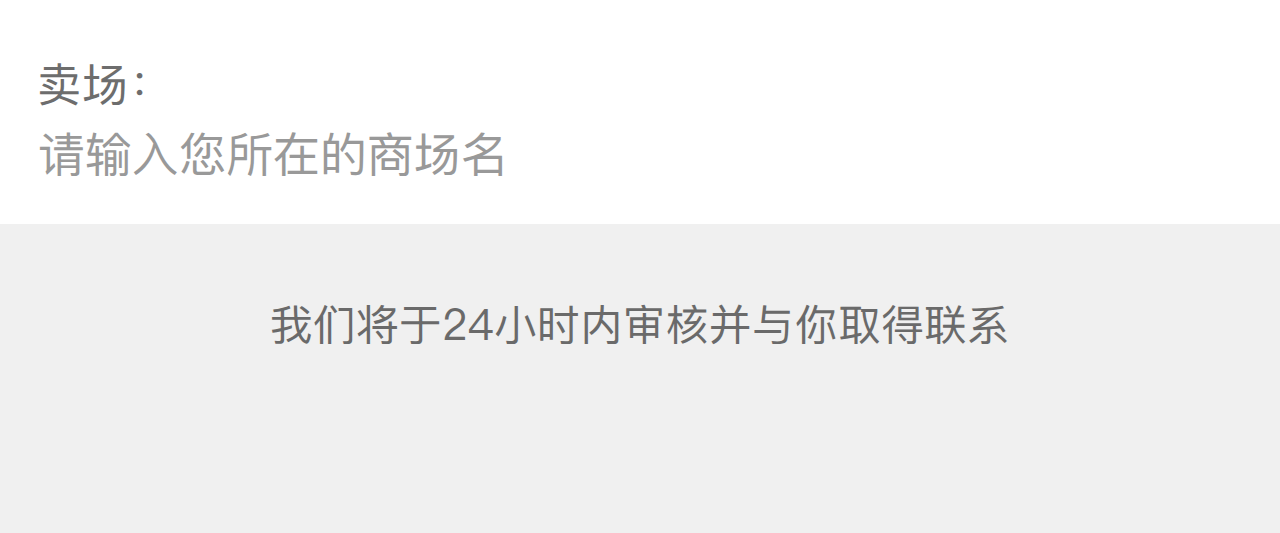
<file: profil.html>
<!DOCTYPE html>
<html>
	<head>
		<meta charset="UTF-8">
		<meta name="viewport" content="width=device-width,initial-scale=1.0,user-scalable=0"/>
		<title></title>
		<link rel="stylesheet" type="text/css" href="css/publicall.css"/>
		<link rel="stylesheet" type="text/css" href="css/profil.css"/>
	</head>
	<script src="js/width.js" type="text/javascript" charset="utf-8"></script>
		<script type="text/javascript">
			tools.setFontSize(18);
			window.onload = function (){
				
				window.onresize = function(){
					tools.setFontSize(18);
				}
			}
		</script>
	<body>
		
		<nav>
			<ul class="clearlr">
				<li><a href="javascript:history.go(-1)">返回</a></li>
				<li>修改个人信息</li>
				<li><img src="images/mein.png"/></li>
			</ul>
		</nav>
		
		<div class="main">
			<header>
				<img src="images/zuojiantou.png"/>
				个人信息
			</header>
			
			<div class="head_portrait">
				<div class="amend">
					头像
				</div>
				<div class="profession">
					<div class="">
						选择您的职业：
					</div>
					<div class="profession_button">
						<button class="active">经销商</button>
						<button>设计师</button>
						<button>厂方</button>
					</div>
				</div>
			</div>
			
			<div class="xiugai">
				<div class="border_bottom">
					<label for="">称呼：</label>
					<input type="text" placeholder="经销商名称" readonly="readonly"/>
				</div>
				<div class="border_bottom">
					<label for="">电话：</label>
					<input type="text" placeholder="136-0962-9085" readonly="readonly"/>
				</div>
				<div class="border_bottom">
					<label for="">地区：</label>
					<input type="text" placeholder="广东省-深圳市" readonly="readonly"/>
				</div>
				<div class="">
					<label for="">经营面积：</label>
					<input type="text" placeholder="请输入经营面积"/>
				</div>
				<div class="">
					<label for="">卖场：</label>
					<input type="text" placeholder="请输入您所在的商场名"/>
				</div>
			</div>
			
			
			
			<p class="tishi">我们将于24小时内审核并与你取得联系</p>
		</div>
		
		
		
		
		
		
		
		
		
		
		<script src="js/jquery-1.12.3.min.js" type="text/javascript" charset="utf-8"></script>
		
		<script src="js/index.js" type="text/javascript" charset="utf-8"></script>
		
	</body>
</html>
</file>
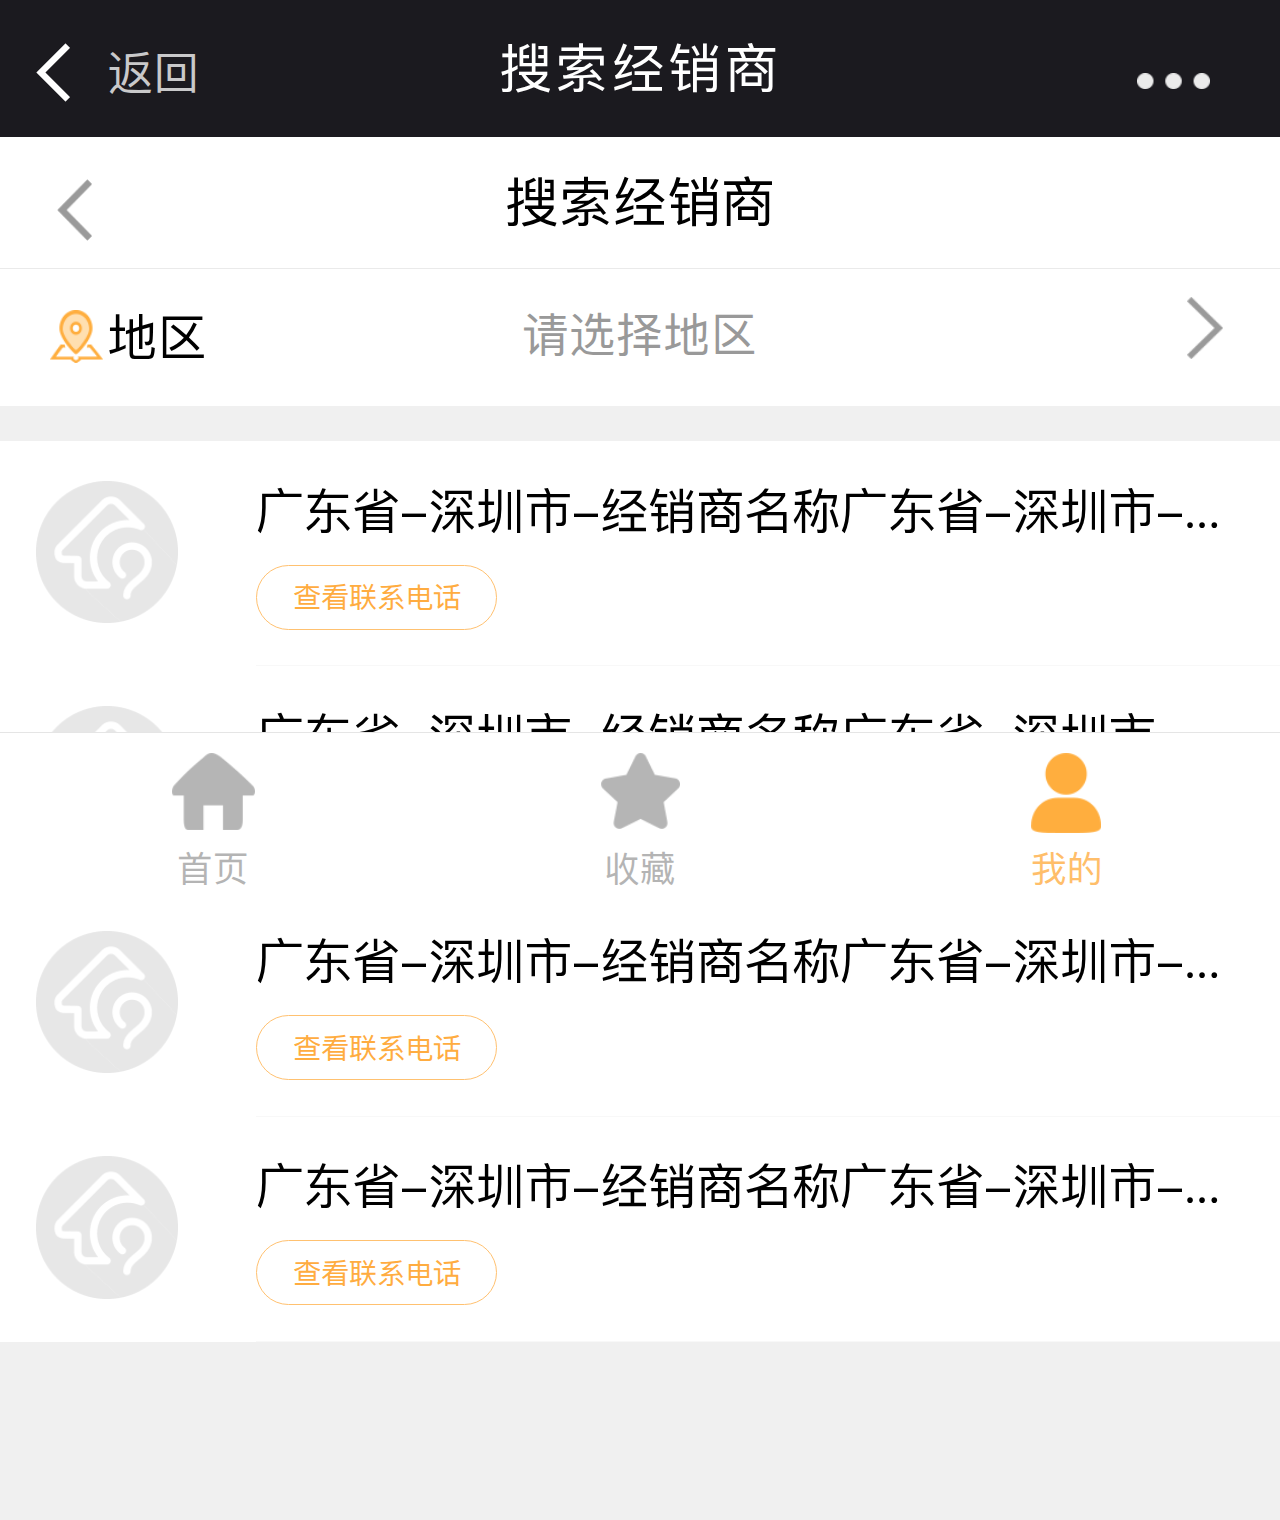
<file: search_distributor.html>
<!DOCTYPE html>
<html>
	<head>
		<meta charset="UTF-8">
		<meta name="viewport" content="width=device-width,initial-scale=1.0,user-scalable=0"/>
		<title></title>
		<link rel="stylesheet" type="text/css" href="css/publicall.css"/>
		<link rel="stylesheet" type="text/css" href="css/search_distributor.css"/>
	</head>
	<script src="js/width.js" type="text/javascript" charset="utf-8"></script>
		<script type="text/javascript">
			tools.setFontSize(18);
			window.onload = function (){
				
				window.onresize = function(){
					tools.setFontSize(18);
				}
			}
		</script>
	<body>
		
		<nav>
			<ul class="clearlr">
				<li><a href="javascript:history.go(-1)">返回</a></li>
				<li>搜索经销商</li>
				<li><img src="images/mein.png"/></li>
			</ul>
		</nav>
		
		
		<div class="main">
			<header>
				<img src="images/zuojiantou.png"/>
				搜索经销商
			</header>
			
			
			<ul class="region clearlr">
				<li><span>地区</span></li>
				<li><span>请选择地区</span></li>
				<li><img src="images/youjiantoua.png"/></li>
			</ul>
			
			
			<ul>
				<li class="clearlr">
					<div class="left">
						<img src="images/kehuxinxi.png"/>
					</div>
					<div class="right">
						<span>广东省-深圳市-经销商名称广东省-深圳市-经销商名称</span>
						<button>查看联系电话</button>
					</div>
				</li>
				<li class="clearlr">
					<div class="left">
						<img src="images/kehuxinxi.png"/>
					</div>
					<div class="right">
						<span>广东省-深圳市-经销商名称广东省-深圳市-经销商名称</span>
						<button>查看联系电话</button>
					</div>
				</li>
				<li class="clearlr">
					<div class="left">
						<img src="images/kehuxinxi.png"/>
					</div>
					<div class="right">
						<span>广东省-深圳市-经销商名称广东省-深圳市-经销商名称</span>
						<button>查看联系电话</button>
					</div>
				</li>
				<li class="clearlr">
					<div class="left">
						<img src="images/kehuxinxi.png"/>
					</div>
					<div class="right">
						<span>广东省-深圳市-经销商名称广东省-深圳市-经销商名称</span>
						<button>查看联系电话</button>
					</div>
				</li>
			</ul>
		</div>
		
		
		
		
		
		<footer>
			<ul class="clearlr">
				<li><a href="index.html">首页</a></li>
				<li><a href="collection.html">收藏</a></li>
				<li><a href="personal_center.html" class="active">我的</a></li>
			</ul>
		</footer>
		
		
		
		
		<script src="js/jquery-1.12.3.min.js" type="text/javascript" charset="utf-8"></script>
	</body>
	
</html>
</file>
<file: css/publicall.css>
@font-face {
	font-family:PingFang Medium;
	src:url("../font/PingFang Medium.ttf");
}
@font-face {
	font-family:PingFang Bold;
	src:url("../font/PingFang Bold.ttf");
	/*font-weight: bold;*/
}




body{
	margin: 0;
	padding:0;
	background: #F0F0F0;
}
input{
	outline: none;
}
body:-webkit-scrollbar{
	width:16px;
	height:16px;
	background-color: #f5f5f5;
}
a{
	text-decoration: none;
}
a:visited{
	text-decoration: none;
}
ul,ol,li{
	margin: 0;
	padding: 0;
	list-style: none;
}
img{
	width: 100%;
	height: auto;
}
.clearlr:after{
	content: " ";
	display: block;
	clear: both;
	height: 0;
	visibility: hidden;
}
.clearlr{
	zoom: 1;
}




nav{
	margin: 0;
	padding: 0;
	background: #1B1A1F;
	position: fixed;
	left: 0;
	right: 0;
	top: 0;
	z-index: 99999;
}
nav li{
	float: left;
	width: 33.3333333333333%;
	text-align: center;
	color: white;
	height: 1.92rem;
	line-height: 1.92rem;
	font-size: 0.9rem;
}
nav li a{
	color: white;
	font-size: 0.65rem;
	color: #C9C9CA;
}
nav li a:nth-child(1){
	padding-left:1.5rem;
	margin-right: 0.3rem;
	background: url(../images/logozuo.png) no-repeat 0.5rem center;
	background-size:17%;
	font-family:"PingFang Medium";
}
nav li:nth-child(1){
	text-align: start;
}
nav li:nth-child(2){
	font-size:0.72rem;
	color: #EAEAEA;
	font-family: "PingFang Medium";
	letter-spacing: 0.05rem;
}
nav li img{
	width: 17%;
	margin-right:-3rem;
}




footer{
	position: fixed;
	left: 0;
	right: 0;
	bottom: 0;
	z-index: 5555;
	background: white;
	
	height:2.35rem;
	border-top:1px solid #E5E5E5;
/*	padding-bottom: 0.1rem;*/
}
footer ul{
	margin: 0;
	padding: 0;
	width: 100%;
	height: 100%;
}
footer ul li{
/*	margin-top: 0.2rem;*/
	float: left;
	width: 33.3333333333%;
	text-align: center;
	height: 100%;
}
footer ul li a{
	display: block;
	width: 100%;
	height: 100%;
	color: #B4B4B4;
	font-size: 0.5rem;
	/*padding: 1.1rem 0 0.2rem 0;*/
	font-family: "PingFang Medium";
	/*border: 1px solid red;*/
	line-height:3.8rem;
}
footer ul li:nth-child(1) a{
	background:url(../images/shouye.png) no-repeat center 0.28rem;
	background-size:19.5%;
}
footer ul li:nth-child(1) a.active{
	background: url(../images/shouyehuang.png) no-repeat center 0.28rem;
	background-size:19.5%;
	color: #FFBE6A;
}
footer ul li:nth-child(2) a{
	background: url(../images/shoucang.png) no-repeat center 0.28rem;
	background-size:18.5%;

}
footer ul li:nth-child(2) a.active{
	background: url(../images/shoucanghuang.png) no-repeat center 0.28rem;
	background-size:18.5%;
	color: #FFBE6A;
	
}
footer ul li:nth-child(3) a{
	background: url(../images/wode.png) no-repeat center 0.28rem;
	background-size:16.5%;
	font-size: 0.5rem;
}
footer ul li:nth-child(3) a.active{
	background: url(../images/wodehuang.png) no-repeat center 0.28rem;
	background-size:16.5%;
	color: #FFBE6A;
	
}


.main{
	margin-top: 1.91rem;
	margin-bottom:2.5rem;
}
.main header{
	text-align: center;
	font-size: 0.7rem;
	padding: 0.4rem 0;
	border-bottom: 1px solid #EAEAEA;
	position: relative;
	background: white;
	color: #333333;
	font-family: "PingFang Medium";
}
.main header img{
	width: 0.5rem;
	position: absolute;
	top: 0.65rem;
	left: 0.8rem;
}
</file>
<file: css/index.css>
.banner{
	margin: 0;
	margin-top: 1.94rem;
	position: relative;
	z-index: 88888;
	padding: 0;
}
.banner img{
	margin-top: 1.92rem;
	display: block;
}
.banner .search{
	position: absolute;
	left:0.6rem;
	right:0.6rem;
	top:0.45rem;
	opacity: 0.8;
	background: #EDEDED;
	border-radius:15px;
	height: 1.3rem;
}
.banner .search label{
	margin: 0;
	width: 20%;
	padding:0 0.8rem;
	vertical-align: 25%;	
	font-size: 0.63rem;
	background: url(../images/sousuoxiajiantou.png) no-repeat 90% center,url(../images/shutiao.png) no-repeat 100% center;
	background-size:8% auto,1.5% 70%;
	color: #333333;
	font-family: "PingFang Medium";
}
/*.banner .search label span{
	color: #ADAAA7;
	font-size: 0.5rem;
	margin-left: 0.3rem;
}*/
.banner .search input{
	padding-left: 0.2rem;
	width: 67%;
	background: #EDEDED;
	border: none;
	font-size: 0.65rem;
	vertical-align: text-top;/*vertical-align: 30%;*/
	margin-top: 0.23rem;
	color: #333333;
	font-family: "PingFang Medium";
	line-height: 0;
	height: 0.65rem;
/*	padding-top: 0.1rem;*/
	text-align: center;
}
.banner .search input::-moz-placeholder{
	color: #333333;
	text-align: center;
}
.banner .search input::-ms-input-placeholder{
	color: #333333;
	text-align: center;
}
.banner .search input::-webkit-input-placeholder{
	color: #333333;
	text-align: center;
}




.classify{
	margin: 0;
	padding: 0;
	background: white;
}
.classify ul li{
	float: left;
	width: 25%;
	text-align: center;
}
.classify ul li a{
	margin: 0;
	padding: 0;
	color: #666666;
	font-size: 0.6rem;
	letter-spacing: 0.05rem;
	display: block;
	font-family: "PingFang Medium";
	padding: 2.25rem 0 0.4rem 0;
}
.classify ul li:nth-child(1) a{
	background: url(../images/keting.png) no-repeat center 0.62rem;
	background-size:43%;
}
.classify ul li:nth-child(2) a{
	background: url(../images/shufang.png) no-repeat center 0.62rem;
	background-size:43%;
}
.classify ul li:nth-child(3) a{
	background: url(../images/canting.png) no-repeat center 0.62rem;
	background-size:45%;
}
.classify ul li:nth-child(4) a{
	background: url(../images/woshi.png) no-repeat center 0.62rem;
	background-size:43%;
}

hr{
	background: #F0F0F0;
	height: 0.38rem;
	border: none;
	margin: 0;
	padding: 0;
}


.product{
	padding-bottom:2.5rem;
	height: 10%;
	background: white;
}
.product .header{
	padding: 0.35rem 0.7rem;
	margin-bottom: 0.3rem;
}
.product .header span{
	display: inline-block;
	color: #444444;
	font-size: 0.6rem;
	padding:0.1rem 0 0.1rem 0.25rem;
	background: url(../images/zuixin.png) no-repeat 0 center;
	background-size:4.8% 0.62rem;
	float: left;
	font-family: "PingFang Medium";
}
.product .header a{
	float: right;
	font-size: 0.55rem;
	margin-top: 0.2rem;
	color: #AAAAAA;
	font-family: "PingFang Medium";
	padding-right: 0.55rem;
	background: url(../images/youjiantou.png) no-repeat 100% center;
	background-size:20% auto;
}
.product ul{
	padding-top: 0.25rem;
}
.product ul li{
		float: left;
		width: 27.5%;
		margin-left: 0.7rem;
		padding-bottom: 0.5rem;
		font-family: "PingFang Medium";
}
.product ul li img{
	margin: 0;
	padding: 0;
	height: 4.8rem;
}
.product ul li a{
	display: block;
}
.product ul li p{
	padding: 0;
	margin: 0;
	margin-top: -3px;
	color: #111111;
	font-size:0.6rem;
}
</file>
<file: css/collection.css>
a,a:hover,a:active,a:visited,a:link,a:focus{
    -webkit-tap-highlight-color:rgba(0,0,0,0);
    -webkit-tap-highlight-color: transparent;
    outline:none;
    background: none;
    text-decoration: none;
}
.main header{
	color: black;
	font-size: 0.75rem;
}
p{
	text-align: center;
	font-size: 0.6rem;
	color: #7B7B7B;
}
.main .tab .one{
	background: white;
}
.main .tab .one li{
	float: left;
	width: 50%;
	text-align: center;
	font-size: 0.65rem;
	color: #FFAC40;
	padding: 0.4rem 0;
	font-family: "PingFang Medium";
}
.main .tab .one li a{
	color: #666666;
	font-family: "PingFang Medium";
}
.main .tab .one li.active{
	color: #FFB34F;
}
.main .tab .one li span.active{
	margin: 0;
	padding: 0.4rem 0.2rem;
	border-bottom: 2px solid #FFAC40;
}
.main .tab .two{
	padding: 0.5rem 0 0.5rem 0.5rem;
	background: white;
	margin-top: 0.5rem;
	
}
.main .tab .two li{
	margin-top: 0.3rem;
}
.main .tab .two .left{
	float: left;
	width:30%;
}
.main .two li{
	margin-top:0.9rem;
}
.main .tab .two .right{
	float: left;
	width: 64.9%;
	margin-left:5%;
	border-bottom: 1px solid #F8F8F8;
	padding-bottom: 0.4rem;
}
.main .tab .two .right h3{
	margin: 0;
	padding: 0;
	font-size: 0.72rem;
	color: black;
	margin-top:0.1rem;
	margin-bottom:0.4rem;
	font-weight:500;
	font-family: "PingFang Medium";
}
.main .tab .two .right p{
	text-align: start;
	margin: 0;
	padding: 0;
	font-size: 0.55rem;
	margin-top:0.4rem;
	color: #999999;
	font-family: "PingFang Medium";
}
.main .tab .two .right p:nth-child(3) span:nth-child(1){
	display: inline-block;
	margin-right:0.15rem;
}
.main .tab .two .right p:nth-child(3) span:nth-child(2){
	font-size: 0.55rem;
	margin-right:0.15rem;
}
.main .tab .two .right p:nth-child(3) span:nth-child(3){
	margin-right:0.15rem;
}
.main .tab .two .right p:nth-child(3) span:nth-child(4){
	margin-right:0.15rem;
}
.main .tab .two .right p:nth-child(3) span:not(:first-child){

}

p img{
	width: 3%;
	font-family: "PingFang Medium";
}
body{
	background: #F0F0F0;
}
</file>
<file: css/counseling.css>
nav li:nth-child(2) h4{
	font-size: 0.81rem;
	letter-spacing: 0.1rem;
	margin-top: 0.1rem;
	font-weight: 500;
	color: white;
}
.main header{
	font-family: "PingFang Medium";
	color: black;
	font-size: 0.75rem;
	margin: 0;
	padding: 0.4rem 0;
}
.main header img{
	margin-top: -3px;
}

.main .consult{
	margin: 0.5rem 0;
	padding: 0.3rem 0;
	background: white;
}
.main .consult h3{
	margin: 0 0.5rem;
	padding: 0 0.3rem;
	font-size: 0.75rem;
	color: black;
	padding-left: 0;
	font-family: "PingFang Bold";
}

.main .consult p{
	font-size: 0.62rem;
	color: black;
	margin: 0 0.5rem;
	padding: 0 0.3rem;
	margin: 0.25rem;
	font-family: "PingFang Medium";
}
.main .consult p:nth-child(2){
	padding-left:0.6rem;
	font-size: 0.5rem;
	color: #595959;
}
.main .consult p:nth-child(4){
	color: #FFB95E;
}
.main .consult p:nth-child(4) span{
	color: black;
}
.main .consult p:nth-child(2){
	font-size: 0.5rem;
	color: #B1B1B1;
	margin: 0.4rem 0;
}
.main .consult p span{
	display: inline-block;
}
.main .consult p span:nth-child(1){
	display: inline-block;
	width:3.3rem;
	text-align: justify;
	line-height: 0;
}
.main .consult p span:nth-child(1) span{
	width: 100%;
	opacity: 0;
}
.main .consult p:nth-last-child(2){
	color: #FFAC40;
	font-size: 0.55rem;
	margin: 0.2rem 0 0.5rem 0.3rem;
	font-family: "PingFang Bold";
}
.main .consult p:nth-last-child(3){
	color: #FFAC40;
	font-size: 0.55rem;
	margin: 0.5rem 0 0.2rem 0.3rem;
	font-family: "PingFang Bold";
}
.main .business_card p span:nth-child(5){
	color: #FFC170;
}
.main button{
	border: none;
	outline: none;
	background:white;
	width: 100%;
	text-align: start;
	padding:0.5rem 0 0.1rem 0.6rem;
	margin: 0;
	border-top:1px solid #F4F4F4;
	background: url(../images/yougouzi.png) no-repeat 95% 0.4rem;
	background-size:2.8% auto;
	font-family: "PingFang Bold";
	color: #666666;
	font-size: 0.55rem;
/*	border: 1px solid red;*/
}
	
.main .business_card p:nth-child(5){
	color: #FFC170;
}
.main .business_card p:nth-child(5) span{
	color: #333333;
}
</file>
<file: css/footprint.css>
a,a:hover,a:active,a:visited,a:link,a:focus{
    -webkit-tap-highlight-color:rgba(0,0,0,0);
    -webkit-tap-highlight-color: transparent;
    outline:none;
    background: none;
    text-decoration: none;
}
.main header{
	font-size: 0.76rem;
	color: black;
}
.main  .two{
	padding: 0.36rem;
	background: white;
	/*margin-top: 0.5rem;*/
}
.main .two li{
	margin-top: 0.2rem;
}
.main  .two .left{
	float: left;
	width:30%;
}
.main  .two .right{
	float: left;
	width: 64.9%;
	margin-left:5%;
	padding-bottom: 0.6rem;
	font-family: "PingFang Medium";
}
.main  .two .right h3{
	margin: 0;
	padding: 0;
	font-size: 0.73rem;
	color: black;
	margin-top:0.1rem;
	margin-bottom:0.4rem;
	font-weight: 500;
}
.main  .two .right p{
	text-align: start;
	margin: 0;
	padding:0;
	font-size: 0.52rem;
	margin-top:0.4rem;
	color: #999999;
}
.main  .two .right p:nth-child(3) span:nth-child(1){
	display: inline-block;
	margin-right:0.15rem;
}
.main  .two .right p:nth-child(3) span:nth-child(2){
	font-size: 0.55rem;
	margin-right:0.15rem;
}
.main  .two .right p:nth-child(3) span:nth-child(3){
	margin-right:0.15rem;
}
.main  .two .right p:nth-child(3) span:nth-child(4){
	margin-right:0.15rem;
}




.main  .two .right p:nth-child(3) span{
	display: inline-block;
}
.main  .two .right p:nth-child(3) span:not(:first-child){
	
}
.main .time{
	
}
.main .time p{
	font-family: "PingFang Medium";
	margin: 0;
	padding: 0.35rem 0;
	padding-left: 1.5rem;
	font-size: 0.55rem;
	background:url(../images/zhongbiao.png) no-repeat 0.6rem center;
	background-size:0.6rem;
	color: black;
	letter-spacing: -1px;
	background-color: #F0F0F0;
}
.main .two li{
	margin-top:0.25rem;
}
.ttop{
	position: fixed;
	right:0.5rem;
	bottom: 2rem;
	width: 1.7rem;
	height: 1.7rem;
	border-radius:2px;
	background: url(../images/top.png) no-repeat center center;
	background-size:60% auto;
	background-color: rgba(255,172,64,0.6);
}
</file>
<file: css/goods_details.css>
/*body.active{
	background: black;
	opacity: 0.5;
}*/
/*body{
	height: 100%;
}*/
body,html{
	background: #F0F0F0;
}
button{
	outline: none;
}
p{
	margin: 0;
	padding: 0;
}
.main{
	margin-bottom:2.8rem;
}
.main .banner{
	position: relative;
	background: white;
}
.main .banner span:nth-child(2) a{
	position: absolute;
	width: 1.4rem;
	height: 1.4rem;
	top: 0.7rem;
	left: 1rem;
	border-radius:50%;
	background: url(../images/left.png) no-repeat 0.5rem center;
	background-size:0.4rem;
	background-color: rgba(0,0,0,0.3);
}
.main .banner span:nth-child(3){
	position: absolute;
		width: 1.4rem;
	height: 1.4rem;
	top: 0.6rem;
	right: 1rem;
	border-radius:50%;
	background: url(../images/fankui.png) no-repeat 0.4rem center;
	background-size:0.8rem;
	background-color: rgba(0,0,0,0.3);
}
.main .banner p{
	font-size: 0.65rem;
	margin: 0;
	padding:0.1rem 0.5rem 0.5rem 0.5rem;
	line-height: 1rem;
	color: #222222;
	font-family: "PingFang Medium";
}



.main .business_information{
	margin-top: 0.5rem;
	padding: 0.3rem 0.5rem;
	padding-left: 3.3rem;
	border-bottom:1px solid #F6F6F6;
	/*background: url(../images/jingxiaoshang.png) no-repeat 0.5rem center;
	background-size:2.01rem;*/
	background-color: white;
	position: relative;
}
.main .business_information .jxs{
	position: absolute;
	left:0.5rem;
	top:0.3rem;
	width: 2rem;
}
.main .business_information .top{
	font-size: 0.7rem;
	vertical-align: middle;
}
.main .business_information .top span:nth-child(1){
	/*margin: 0;
	padding:0;*/
	/*display: inline-block;
	font-size:0.8rem;
	color: #787878;
	display:inline-block;
	width: 65%;
	vertical-align: middle;
	font-family:"PingFang Medium";
	font-weight: 900;*/
	display: inline-block;
	width: 3.3rem;
}
.main .business_information .top span:nth-child(1) img{
	vertical-align: bottom;
}
.main .business_information .top span:nth-child(2){
	float: right;
	margin-right: 0.2rem;
	display:inline-block;
	width: 33%;
	font-size: 0.5rem;
	text-align: right;
	vertical-align: middle;
	color: #BBBBBB;
	font-family: "PingFang Medium";
}
.main .business_information .zhengjian{
	font-size: 0.5rem;
	padding: 0.2rem 0;
	color: #999999;
	font-family: "PingFang Medium";
}
.main .business_information .zhengjian span:nth-child(1){
	padding-left: 0.8rem;
	background:url(../images/renzheng.png) no-repeat 0 0.149rem;
	background-size:0.5rem;
}
.main .business_information .zhengjian span:nth-child(2){
	background: url(../images/renzhegnn.png) no-repeat 0.5rem 0.15rem;
	background-size:0.7rem;
	padding-left: 1.5rem;
	
}
.main .labels{
	padding: 0.5rem 0.5rem;
	background: white;
}
.main .labels div:nth-child(1){
	font-size: 0.65rem;
	color: #333333;
	font-family: "PingFang Medium";
}
.main .labels div:nth-child(2){
	font-size: 0.72rem;
}
.main .labels div:nth-child(2) button{
	outline: none;
	margin-top: 0.3rem;
	padding: 0.1rem 0.5rem;
	margin-right: 0.5rem;
	background: none;
	border: 1px solid #FFC170;
	border-radius:20px;
	font-size: 0.4rem;
	color: #FFAC40;
	font-family: "PingFang Medium";
}

.main .datas{
	margin-top: 0.5rem;
	background: white;
	padding: 0.3rem 0.5rem;
	font-family: "PingFang Medium";
}
.main .datas ul li{
	float: left;
	color: #707070;
	font-size:0.63rem;
	padding: 0.2rem 0;
	font-family: "PingFang Medium";
}
.main .datas ul li:nth-child(2n-1){
	width: 60%;
}

.main .datas ul li:nth-child(2n){
	width:40%;
}






footer{
	padding:0;
	border: none;
	margin: 0;
}
footer ul,footer ul li{
	margin: 0;
	padding: 0;
	height: 100%;
}
footer ul li:nth-child(1){
	width: 25%;
}
footer ul li:nth-child(2){
	width: 37.5%;
}
footer ul li:nth-child(3){
	width:37.5%;
}
footer ul li a{
	display: block;
	width: 100%;
	height: 100%;
/*	height: 2rem;*/
	font-family:"PingFang Medium";
	margin: 0;
	padding: 0;
}
footer ul li:nth-child(1) a{
	background:url(../images/shoucang.png) no-repeat center 0.2rem;
	background-size:23.5%;
	font-size: 0.55rem;
	color: #999999;
	line-height: 3.5rem;
}
footer ul li:nth-child(2) a{
	margin: 0;
	padding: 0;
	line-height:2.35rem;
	background: #FFC454;
	font-size:0.66rem;
	color: white;
}
footer ul li:nth-child(2) a.active{
	background:none;
}
footer ul li:nth-child(3) a{
	padding: 0;
	line-height: 2.35rem;
	background: #FF8100;
	font-size:0.66rem;
/*	letter-spacing: rem;*/
	color: white;
}
footer ul li:nth-child(3) a.active{
	background:none;
}	
	



.mingpian{
	position: fixed;
	top:1.92rem;
	bottom: 0;
	left: 0;
	right: 0;
	background:rgba(0,0,0,0.5);
	z-index: 11111;
	padding: 0.5rem 0 0 0;
	display: none;
}
.mingpian div{
	background: white;
	position: absolute;
	left: 0;
	right: 0;
	bottom: 0;
}
.mingpian p{
	display: block;
	padding: 0.3rem 0.8rem;
	margin: 0;
	font-size: 0.7rem;
	color: #333333;
	font-family: "PingFang Medium";
	border-bottom: 1px solid #F4F4F4;
}
.mingpian p:nth-child(1){
	padding: 0.65rem 0.8rem;
}
.mingpian p:nth-child(2){
	color: #666666;
	font-family: "PingFang Medium";
	padding: 0.55rem 0.8rem;
}
.mingpian p:nth-child(3){
	padding: 0.5rem 0.8rem 1rem 0.8rem;
	color: #333333;
	font-weight: 600;
	font-family: "PingFang Bold";
	border: none;
}
.mingpian p:nth-child(4){
	padding: 0.3rem 0 0 0;
	border: none;
}
.mingpian p:nth-child(4) button:nth-child(1){
	outline: none;
	width: 50%;
	border: none;
	background: #B4B4B4;
	color: white;
	font-size: 0.65rem;
	padding: 0.6rem 0;
	font-family: "PingFang Medium";
}
.mingpian p:nth-child(4) button:nth-child(2){
	outline: none;
	width: 50%;
	border: none;
	background: #FF8100;
	color: white;
	font-size: 0.65rem;
	padding: 0.6rem 0;
	font-family: "PingFang Medium";
}

.dis{
	display: block;
}





.zixun{
	position: fixed;
	top:1.92rem;
	bottom: 0;
	left: 0;
	right: 0;
	background:rgba(0,0,0,0.5);
	z-index: 11111;
	padding: 0.5rem 0 0 0;
	display: none;
	font-family: "PingFang Medium";
}
.zixun ul{
	background: white;
	position: absolute;
	left: 0;
	right: 0;
	bottom: 0;
}
.zixun ul li{
	margin: 0.62rem 0.8rem;
	padding-bottom: 0.5rem;
	border-bottom:1px solid #F4F4F4;
	font-size: 0.71rem;
}
.zixun ul li:nth-child(1) span{
	float: right;
	color: #6D6D6D;
	float: right;
	vertical-align: 30%;
}
.zixun ul li:nth-child(2) p{
	float: left;
	display: inline-block;
}
.zixun ul li:nth-child(2) span{
	margin-left: 1rem;
	float: left;
	background: url(../images/wairadio.png) no-repeat 0 center;
	background-size:0.6rem;
	
}
.zixun ul li:nth-child(2) span.active{
	background: url(../images/radio.png) no-repeat 0 center;
	background-size:0.6rem;
}
.zixun ul li span input{
	opacity: 0;
	filter: alpha(opacity=0);
}
.zixun ul li:nth-child(3) span,.zixun ul li:nth-child(4) span{
	
	float: right;
	display: inline-block;
	width: 2rem;
	height: 0.8rem;
	border: 1px solid #E3E3E3;
	border-radius:15px;
	background: url(../images/huiyuan.png) no-repeat 0 center;
	background-size:0.8rem;
	background-color: #F0F0F0;
}
.zixun ul li:nth-child(3) span.active,.zixun ul li:nth-child(4) span.active{
	background: url(../images/huangyuan.png) no-repeat 100% center;
	background-size:0.8rem;
}
.zixun ul li:nth-child(4){
	border: none;
}
.zixun ul li:nth-child(5){
	border: none;
}
.zixun ul li:nth-child(5) .one{
	border: none;
	background: #F0F0F0;
	outline: none;
	border-radius:8px;
	min-height: 3.9rem;
	font-size:0.5rem;
	margin-top: 0.5rem;
	text-indent:1.4rem;
	padding: 0.3rem;
}
.zixun ul li:nth-child(6){
	
	padding: 0;
	padding:0.5rem 0 0 0;
	margin:0;	
	margin-bottom: -1px;
}
.zixun ul li:nth-child(6) button:nth-child(1){
	outline: none;
	width: 50%;
	border: none;
	background: #B4B4B4;
	color: white;
	font-size: 0.65rem;
	padding: 0.6rem 0;
	font-family: "PingFang Medium";
}
.zixun ul li:nth-child(6) button:nth-child(2){
	outline: none;
	width: 50%;
	border: none;
	background: #FF8100;
	color: white;
	font-size: 0.65rem;
	padding: 0.6rem 0;
	font-family: "PingFang Medium";
}




.chenggong,.prompt{
	background:rgba(0,0,0,0.5);
	position: fixed;
	left: 0;
	right: 0;
	bottom: 0;
	top: 0;
	z-index: 11111;
	display: none;
	font-family: "PingFang Medium";
}
.chenggong div,.prompt div{
	text-align: center;
	position: absolute;
	top: 33%;
	width: 70%;
	left: 10%;
	background: white;
	border-radius:15px;
	padding: 0.8rem;
	padding-bottom: 0.5rem;
	font-family: "PingFang Medium";
}
.chenggong div span,.prompt div span{
	display: block;
	font-size: 0.73rem;
	margin-top: 0.5rem;
	font-family: "PingFang Medium";
}
.chenggong div span:nth-child(1),.prompt div span:nth-child(1){
	color: black;
	font-weight: 600;
	padding-bottom: 0.1rem;
}
.chenggong div span:nth-child(2),.prompt div span:nth-child(2){
	display: block;
	color: black;
	font-size: 0.7rem;
	border-bottom: 1px solid #FAFAFA;
	width: 100%;
	padding-bottom: 0.4rem;
	letter-spacing: 0.05rem;
	padding-bottom: 0.9rem;
}
.chenggong div span:nth-child(3){
	color: #FFAC40;
	font-size:0.65rem;
	letter-spacing: 0.1rem;
	margin: 0;
	padding: 0.3rem 0;
	padding-bottom: 0;
}
.prompt div span:nth-child(3){
	/*border: 1px solid red;*/
}
.prompt div span:nth-child(3) button{
	margin: 0;
	border: none;
	background: none;
	width: 50%;
	text-align: center;
	padding: 0.3rem 0 0.5rem 0;
	font-size: 0.7rem;
}
.prompt div span:nth-child(3) button:nth-child(1){
	border-top:1px solid #FAFAFA;
	border-right:1px solid #FAFAFA;
}
.prompt div span:nth-child(3) button:nth-child(2){
	border-top:1px solid #FAFAFA;
	color: #FFAD42;
}
.prompt div{
	padding: 0.8rem 0.8rem 0 0.8rem;
}









.dis{
	display: block;
}
</file>
<file: css/information.css>
.main header{
	color: black;
	font-size: 0.74rem;
}
.main ul{
	background: white;
}
.main ul li{
	
}
.main .left{
	float: left;
	width: 2rem;
	padding: 0.5rem 0;
	padding-left: 0.5rem;
}
.main .left img{
	margin-top: 0.3rem;
}
.main .right{
	float: right;
	width: 80%;
	padding-bottom: 0.5rem;
	border-bottom: 1px solid #F8F8F8;
	font-family: "PingFang Medium";
}
.main .right span:nth-child(1){
	display: inline-block;
	width: 75%;
	font-size: 0.68rem;
	margin-top: 0.6rem;
	color: black;
	overflow: hidden;
	text-overflow: ellipsis;
	white-space: nowrap;
	vertical-align: middle;
/*	font-family: "PingFang Bold";*/
}
.main .right span:nth-child(2){
	display: inline-block;
	width: 23%;
	font-size: 0.55rem;
	color: #999999;
	text-align: center;
	vertical-align: middle;
	margin-top: 0.6rem;
}
.main .right button{
	border: 1px solid #FFC170;
	background: none;
	color: #FFAC40;
	padding: 0.21rem 0.5rem;
	border-radius:0.5rem;
	outline: none;
	font-size: 0.4rem;
	margin-top: 0.3rem;
	font-family: "PingFang Medium";
}
</file>
<file: css/personal_center.css>
body{
	background: #F0F0F0;
}
.main{
	margin: 0;
	padding: 0;
	margin-top: 1.92rem;
	margin-bottom: 2rem;
}
.main .banner{
	margin: 0;
	padding: 0;
	position: relative;
	
}
.main .banner img:nth-child(1){
	display: block;
}
.main .banner .aide{
	position: absolute;
	left: 1rem;
	top: 0;
	font-size: 0.8rem;
	
	letter-spacing: 0.1rem;
	z-index: 8888;
	color: #FFFFFF;
	font-family: "PingFang Medium";
}
.main .banner span{
	position: absolute;
	top:2rem;
	left: 1rem;
	font-size: 0.65rem;	
	color: #FFEAD6;
	font-family: "PingFang Medium";
}
.main .banner a{
	position: absolute;
	right:0;
	padding-right: 1.8rem;
	width: 2.2rem;
	top: 0.8rem;
	background: url(../images/jiantouyou.png) no-repeat 85% center;
	background-size:20% auto;
	outline: none;
	-webkit-tap-highlight-color: rgba(0,0,0,0);
	-webkit-touch-callout: none;
  	-webkit-user-select: none;
}
/*.main .banner a:visited,a:valid{
	background-color: none;
	color: none;
	outline: none;
}*/
/*.main .banner a:img:nth-child(2){
	position: absolute;
	top: 19%;
	right: 0.6rem;
	width: 3%;
}*/
.main  ul{
	margin-top: 0.5rem;
	background: white;
}
.main ul li{
	padding-left:2rem;
}
.main ul li:nth-child(1){
	background: url(../images/liulanzuji.png) no-repeat 0.8rem center;
	background-size:0.7rem;
}

.main ul li:nth-child(2){
	background: url(../images/wodezixun.png) no-repeat 0.8rem 60%;
	background-size:0.7rem;
}
.main ul li:nth-child(3){
	background: url(../images/mingpian.png) no-repeat 0.8rem center;
	background-size:0.75rem;
}
.main ul li:nth-child(4){
	background: url(../images/kanguowode.png) no-repeat 0.8rem center;
	background-size:0.9rem;
}
.main ul li:nth-child(5){
	background: url(../images/caigoushang.png) no-repeat 0.8rem center;
	background-size:0.75rem;
}
.main ul li:nth-child(6){
	background: url(../images/chanpinshoucang.png) no-repeat 0.8rem center;
	background-size:0.75rem;
}
.main ul li a{
	display:block;
	padding:0.55rem 0;
	font-size: 0.73rem;
	letter-spacing: 0.01rem;
	color: #333333;
	font-family: "PingFang Medium";
	
	background: url(../images/wodejiantou.png) no-repeat 95% center;
	background-size:0.45rem;
}
.main ul li a{
	border-bottom:1px solid #F4F4F4;
}


.main button{
	margin-top: 0.5rem;
	width: 100%;
	border: none;
	outline: none;
	
	text-align: start;
	padding:0.5rem 0;
	font-size: 0.73rem;
	color: black;
	font-family: "PingFang Medium";
	
	padding-left: 2rem;
	background: url(../images/tuichu.png) no-repeat 0.8rem center,url(../images/wodejiantou.png) no-repeat 95% center;
	background-size:0.75rem auto,0.45rem auto;
	background-color: white;
}
</file>
<file: css/product_list.css>
.main{
	color: #999999;
	font-family: "PingFang Medium";
}
.main header{
	border-bottom: 1px solid #E6E6E6;
	position: relative;
	padding: 0.3rem 0;
}
.main header input{
	border: none;
	border-radius:20px;
	text-indent: 2rem;
	width: 94%;
	padding: 0.3rem 0;
	margin: 0.1rem 0;
	color: #999999;
	font-size: 0.65rem;
	background: url(../images/sousuo02.png) no-repeat 5% center;
	background-size:4% auto;
	background-color: #F0F0F0;
	font-family: "PingFang Medium";
}
.main header input::-moz-placeholder{
	color: #AAAAAA;
}
.main header input::-ms-input-placeholder{
	color: #AAAAAA;
}
.main header input::-webkit-input-placeholder{
	color: #AAAAAA;
	font-family: "PingFang Medium";
}
.main  .two{
	padding:0.2rem 0.5rem;
	background: white;
	/*margin-top: 0.5rem;*/
}
a,a:hover,a:active,a:visited,a:link,a:focus{
    -webkit-tap-highlight-color:rgba(0,0,0,0);
    -webkit-tap-highlight-color: transparent;
    outline:none;
    background: none;
    text-decoration: none;
}
.main  .two .left{
	float: left;
	width:33%;
}
.main  .two .right{
	float: left;
	width: 60.9%;
	margin-left:5%;
	padding-bottom: 0.6rem;
	border-bottom: 1px solid #F8F8F8;
}
.main  .two .right h3{
	font-family: "PingFang Medium";
	margin: 0;
	padding: 0;
	font-size: 0.7rem;
	margin-top:0.1rem;
	margin-bottom:0.4rem;
	font-weight: 500;
	color: black;
	
}

.main  .two .right p{
	text-align: start;
	margin: 0;
	padding: 0;
	font-size: 0.56rem;
	margin-top:0.4rem;
	color: #B4B4B4;
	font-family: "PingFang Medium";
}
.main  .two .right p:nth-child(3) span:nth-child(1){
	display: inline-block;
	margin-right:0.15rem;
}
.main  .two .right p:nth-child(3) span:nth-child(2){
	font-size: 0.55rem;
	margin-right:0.15rem;
}
.main  .two .right p:nth-child(3) span:nth-child(3){
	margin-right:0.15rem;
}
.main  .two .right p:nth-child(3) span:nth-child(4){
	margin-right:0.15rem;
}

.main .time p{
	margin: 0;
	padding: 0.3rem 0;
	padding-left: 1.5rem;
	font-size: 0.6rem;
	background:url(../images/zhongbiao.png) no-repeat 0.6rem center;
	background-size:0.6rem;
}
.main .two li{
	margin-top: 0.4rem;
}
</file>
<file: css/profil.css>
.main header{
	font-size: 0.76rem;
	color: black;
}
.main{
	font-family: "PingFang Medium";
}
.main .head_portrait{
	margin-top: 0.3rem;
	background: white;
}
.main .head_portrait .amend{
	padding: 0.9rem 0.5rem;
	padding-left: 4rem;
	font-size: 0.72rem;
	color: black;
	font-family: "PingFang Medium";
	background:url(../images/toubupng.png) no-repeat,url(../images/youjiantou02.png) no-repeat;
	background-position:0.6rem center,90% center;
	background-size:2rem,0.5rem;
}
.main .head_portrait  .profession{
	margin-top: 0.5rem;
	
}
.main .head_portrait  .profession div{
	font-size: 0.65rem;
	padding: 0 0.5rem;
	font-family: "PingFang Medium";
	color: #111111;
}
.main .head_portrait  .profession div:nth-child(2){
	margin-top: 0.3rem;
	padding-bottom: 0.7rem;
}
.main .head_portrait  .profession div:nth-child(2) button{
	border:1px solid #D7D7D7;
	background: white;
	color: #666666;
	margin-right: 0.5rem;
	padding: 0.2rem 0.8rem;
	border-radius:15px;
	outline: none;
	font-family: "PingFang Medium";
}
.main .head_portrait  .profession div:nth-child(2) button.active{
	background: #FFAC40;
	color: white;
	border: none;
}
.main .xiugai{
	background: white;
	margin-top: 0.5rem;
	padding: 0 0.5rem;
}
.main .xiugai div{
	
	color: #6D6D6D;
	font-size: 0.7rem;
	padding: 0.5rem 0;
}
.main .xiugai div label{
	display: inline-block;
	width:28%;
	font-size: 0.65rem;
	font-family: "PingFang Medium";
}
.main .xiugai div input{
	font-family: "PingFang Medium";
	font-size: 0.66rem;
	color: black;
	border: none;
}
.main .xiugai div input::-ms-input-placeholder{
	color: black;
	font-family: "PingFang Medium";
}
.main .xiugai div input::-moz-placeholder{
	color: black;
	font-family: "PingFang Medium";
}
.main .xiugai div input::-webkit-input-placeholder{
	color: black;
	font-family: "PingFang Medium";
}
.main .xiugai div:nth-child(4) input::-moz-placeholder{
	font-family: "PingFang Medium";
	color: #999999;
}
.main .xiugai div:nth-child(4) input::-ms-input-placeholder{
	font-family: "PingFang Medium";
	color: #999999;
}
.main .xiugai div:nth-child(4) input::-webkit-input-placeholder{
	font-family: "PingFang Medium";
	color: #999999;
}
.main .xiugai div:nth-child(5) input::-moz-placeholder{
	font-family: "PingFang Medium";
	color: #999999;
}
.main .xiugai div:nth-child(5) input::-ms-input-placeholder{
	font-family: "PingFang Medium";
	color: #999999;
}
.main .xiugai div:nth-child(5) input::-webkit-input-placeholder{
	font-family: "PingFang Medium";
	color: #999999;
}

.border_bottom{
	border-bottom: 1px solid #F4F4F4;	
	font-family: "PingFang Medium";
}
.main .xiugai div:nth-child(3){
	background: url(../images/wodejiantou.png) no-repeat 95% center;
	background-size:0.6rem;
	font-family: "PingFang Medium";
}








.main .tishi{
	text-align: center;
	font-size: 0.6rem;
	margin-top: 1rem;
	color: #6A6A6A;
	font-family: "PingFang Medium";
}
</file>
<file: css/search_distributor.css>
nav ul li:nth-child(2){
	font-size: 0.75rem;
	color:#FFFFFF;
	
}
.main header{
	color: black;
	margin: 0;
	padding: 0;
	padding: 0.4rem 0;
	font-size: 0.76rem;
	font-family: "PingFang Medium";
}
.main header img{
	margin-top: -3px;
}
.main ul{
	margin-top: 0.5rem;
	background: white;
}
.main ul li{

}
.main .left{
	float: left;
	width: 2rem;
	/*padding: 0.5rem 0;*/
	padding-left: 0.5rem;
}
.main .left img{
	margin-top: 28%;
	
}
.main .right{
	float: right;
	width: 80%;
	padding-bottom: 0.5rem;
	border-bottom: 1px solid #F8F8F8;
	font-family: "PingFang Medium";
}
.main .right span:nth-child(1){
	display:block;
	width:95%;
	font-size: 0.68rem;
	margin-top: 0.5rem;
	color: black;
	overflow: hidden;
	text-overflow: ellipsis;
	white-space: nowrap;
	font-family: "PingFang Medium";
}
.main .right button{
	display: block;
	border: 1px solid #FFC170;
	background: none;
	color: #FFAC40;
	padding: 0.16rem 0.5rem;
	border-radius:0.5rem;
	outline: none;
	font-size: 0.4rem;
	font-family: "PingFang Medium";
	margin-top: 0.3rem;
}

.main .region{
	margin: 0;
	padding: 0.17rem 0;
	background: white;
	vertical-align: middle;
}
.main .region li{
	float: left;
	width: 33.333333333%;
	vertical-align: middle;
}
.main .region li:nth-child(1) span{
	display: block;
	padding: 0.3rem 0;
	padding-left: 1.5rem;
	background: url(../images/diqu.png) no-repeat 0.7rem center;
	background-size:12.5% auto;
	font-size: 0.7rem;
	vertical-align: middle;
	font-family: "PingFang Medium";
}
.main .region li:nth-child(2) span{
	display: block;
	padding: 0.3rem 0;
	font-size: 0.656rem;
	text-align: center;
	color: #999999;
	vertical-align: middle;
	font-family: "PingFang Medium";
}
.main .region li:nth-child(3){
	width: 2.8%;
	padding: 0.2rem 0;
	float: right;
	padding-right: 0.8rem;
	vertical-align: middle;
}
</file>
